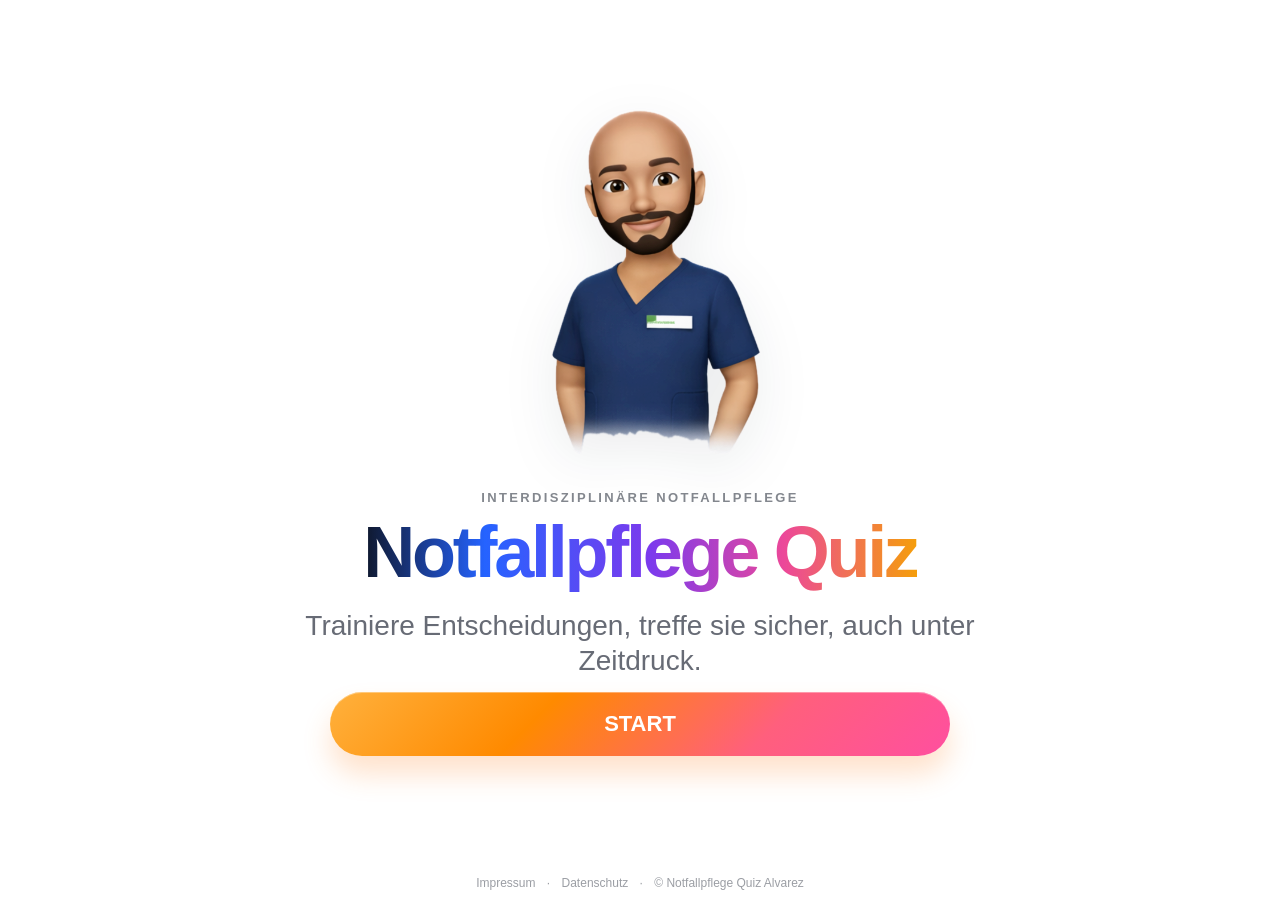
<file: index.html>
<!DOCTYPE html>
<html lang="de">
<head>
  <meta charset="UTF-8">
  <meta name="viewport" content="width=device-width, initial-scale=1, viewport-fit=cover">
  <title>Notfallpflege Quiz Alvarez</title>
  <link rel="stylesheet" href="start.css">
</head>
<body>
  <main class="start-shell">
    <section class="start-screen">
      <div class="avatar-stage" id="avatarStage">
        <img src="assets/start-avatar.png" alt="Avatar Notfallpflege" class="avatar">
      </div>
      <div class="copy">
        <p class="eyebrow">INTERDISZIPLINÄRE NOTFALLPFLEGE</p>
        <h1 class="title">Notfallpflege Quiz</h1>
        <p class="subtitle">Trainiere Entscheidungen, treffe sie sicher, auch unter Zeitdruck.</p>
      </div>
      <button class="start-button" id="startButton" type="button">START</button>
    </section>
  </main>
  
<footer class="site-footer">
  <a href="impressum.html">Impressum</a>
  <span class="separator">·</span>
  <a href="datenschutz.html">Datenschutz</a>
  <span class="separator">·</span>
  <span>© Notfallpflege Quiz Alvarez</span>
</footer>

  <script src="start.js"></script>
</body>
</html>
</file>
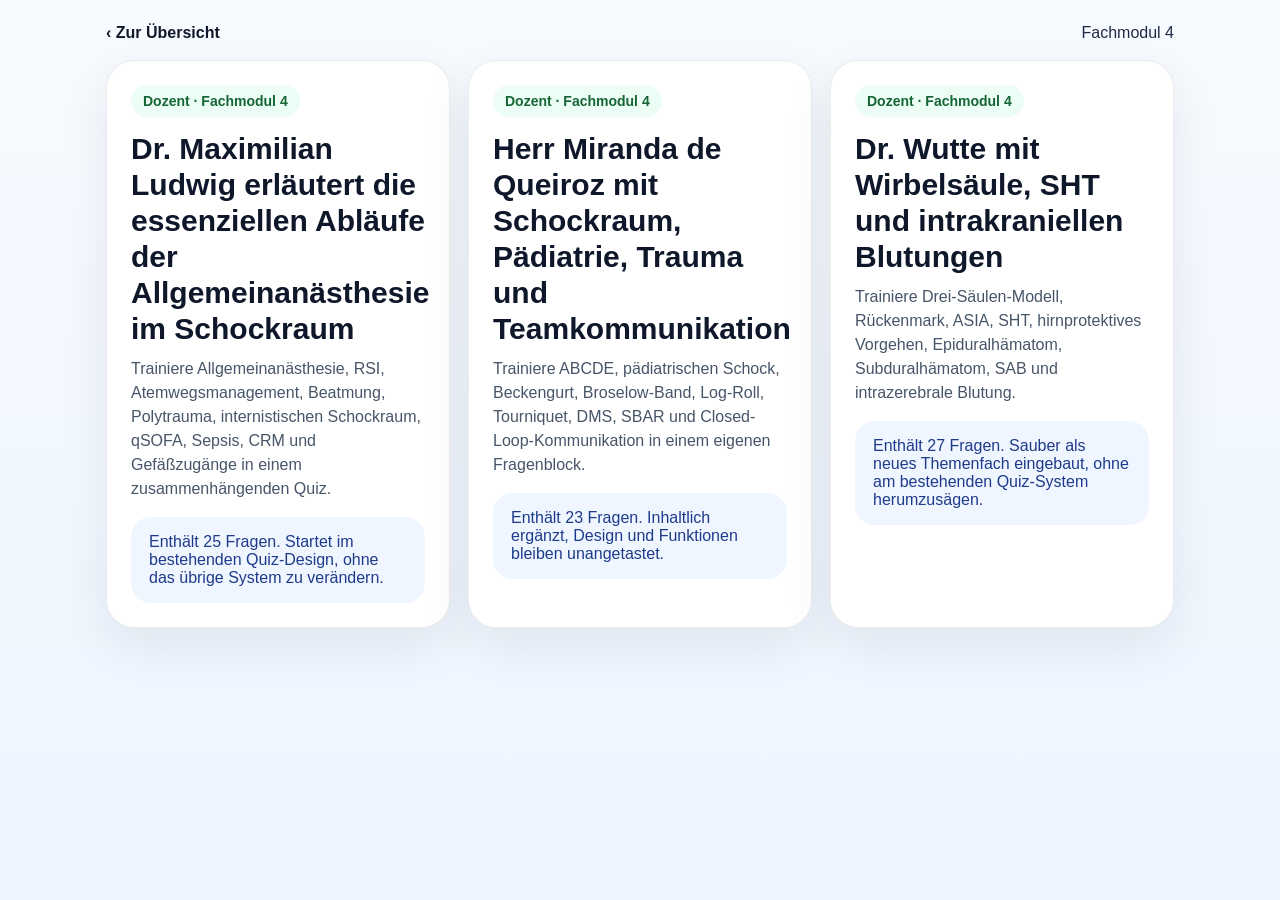
<file: fachmodul-4/index.html>
<!DOCTYPE html>
<html lang="de">
<head>
  <meta charset="UTF-8">
  <meta name="viewport" content="width=device-width, initial-scale=1, viewport-fit=cover">
  <title>Fachmodul 4</title>
  <link rel="stylesheet" href="../quiz.css">
  <style>
    body{background:linear-gradient(180deg,#f7fbff 0%,#eef5ff 100%)}
    .module-shell{max-width:1100px;margin:0 auto;padding:24px 16px 48px}
    .module-top{display:flex;justify-content:space-between;align-items:center;gap:16px;margin-bottom:18px}
    .module-grid{display:grid;grid-template-columns:repeat(auto-fit,minmax(280px,1fr));gap:18px}
    .module-card{display:block;text-decoration:none;background:#fff;border-radius:28px;padding:24px;border:1px solid rgba(15,23,42,.08);box-shadow:0 18px 50px rgba(15,23,42,.08);color:#0f172a}
    .module-card h2{margin:0 0 10px;font-size:clamp(22px,3vw,30px);line-height:1.2}
    .module-card p{margin:0;color:#475569;line-height:1.5}
    .module-badge{display:inline-flex;align-items:center;gap:8px;padding:8px 12px;border-radius:999px;background:#ecfdf5;color:#166534;font-weight:700;font-size:14px;margin-bottom:14px}
    .module-note{margin-top:16px;padding:16px 18px;border-radius:20px;background:#eff6ff;color:#1e3a8a}
    .module-back{display:inline-flex;align-items:center;gap:8px;text-decoration:none;color:#0f172a;font-weight:700}
  </style>
</head>
<body>
  <main class="module-shell">
    <div class="module-top">
      <a class="module-back" href="../quiz.html">‹ Zur Übersicht</a>
      <div class="mode-pill">Fachmodul 4</div>
    </div>

    <div class="module-grid">
      <a class="module-card" href="../play.html?category=fachmodul4-ludwig">
        <div class="module-badge">Dozent · Fachmodul 4</div>
        <h2>Dr. Maximilian Ludwig erläutert die essenziellen Abläufe der Allgemeinanästhesie im Schockraum</h2>
        <p>Trainiere Allgemeinanästhesie, RSI, Atemwegsmanagement, Beatmung, Polytrauma, internistischen Schockraum, qSOFA, Sepsis, CRM und Gefäßzugänge in einem zusammenhängenden Quiz.</p>
        <div class="module-note">Enthält 25 Fragen. Startet im bestehenden Quiz-Design, ohne das übrige System zu verändern.</div>
      </a>

      <a class="module-card" href="../play.html?category=fachmodul4-miranda">
        <div class="module-badge">Dozent · Fachmodul 4</div>
        <h2>Herr Miranda de Queiroz mit Schockraum, Pädiatrie, Trauma und Teamkommunikation</h2>
        <p>Trainiere ABCDE, pädiatrischen Schock, Beckengurt, Broselow-Band, Log-Roll, Tourniquet, DMS, SBAR und Closed-Loop-Kommunikation in einem eigenen Fragenblock.</p>
        <div class="module-note">Enthält 23 Fragen. Inhaltlich ergänzt, Design und Funktionen bleiben unangetastet.</div>
      </a>

      <a class="module-card" href="../play.html?category=fachmodul4-wutte">
        <div class="module-badge">Dozent · Fachmodul 4</div>
        <h2>Dr. Wutte mit Wirbelsäule, SHT und intrakraniellen Blutungen</h2>
        <p>Trainiere Drei-Säulen-Modell, Rückenmark, ASIA, SHT, hirnprotektives Vorgehen, Epiduralhämatom, Subduralhämatom, SAB und intrazerebrale Blutung.</p>
        <div class="module-note">Enthält 27 Fragen. Sauber als neues Themenfach eingebaut, ohne am bestehenden Quiz-System herumzusägen.</div>
      </a>
    </div>
  </main>
</body>
</html>
</file>
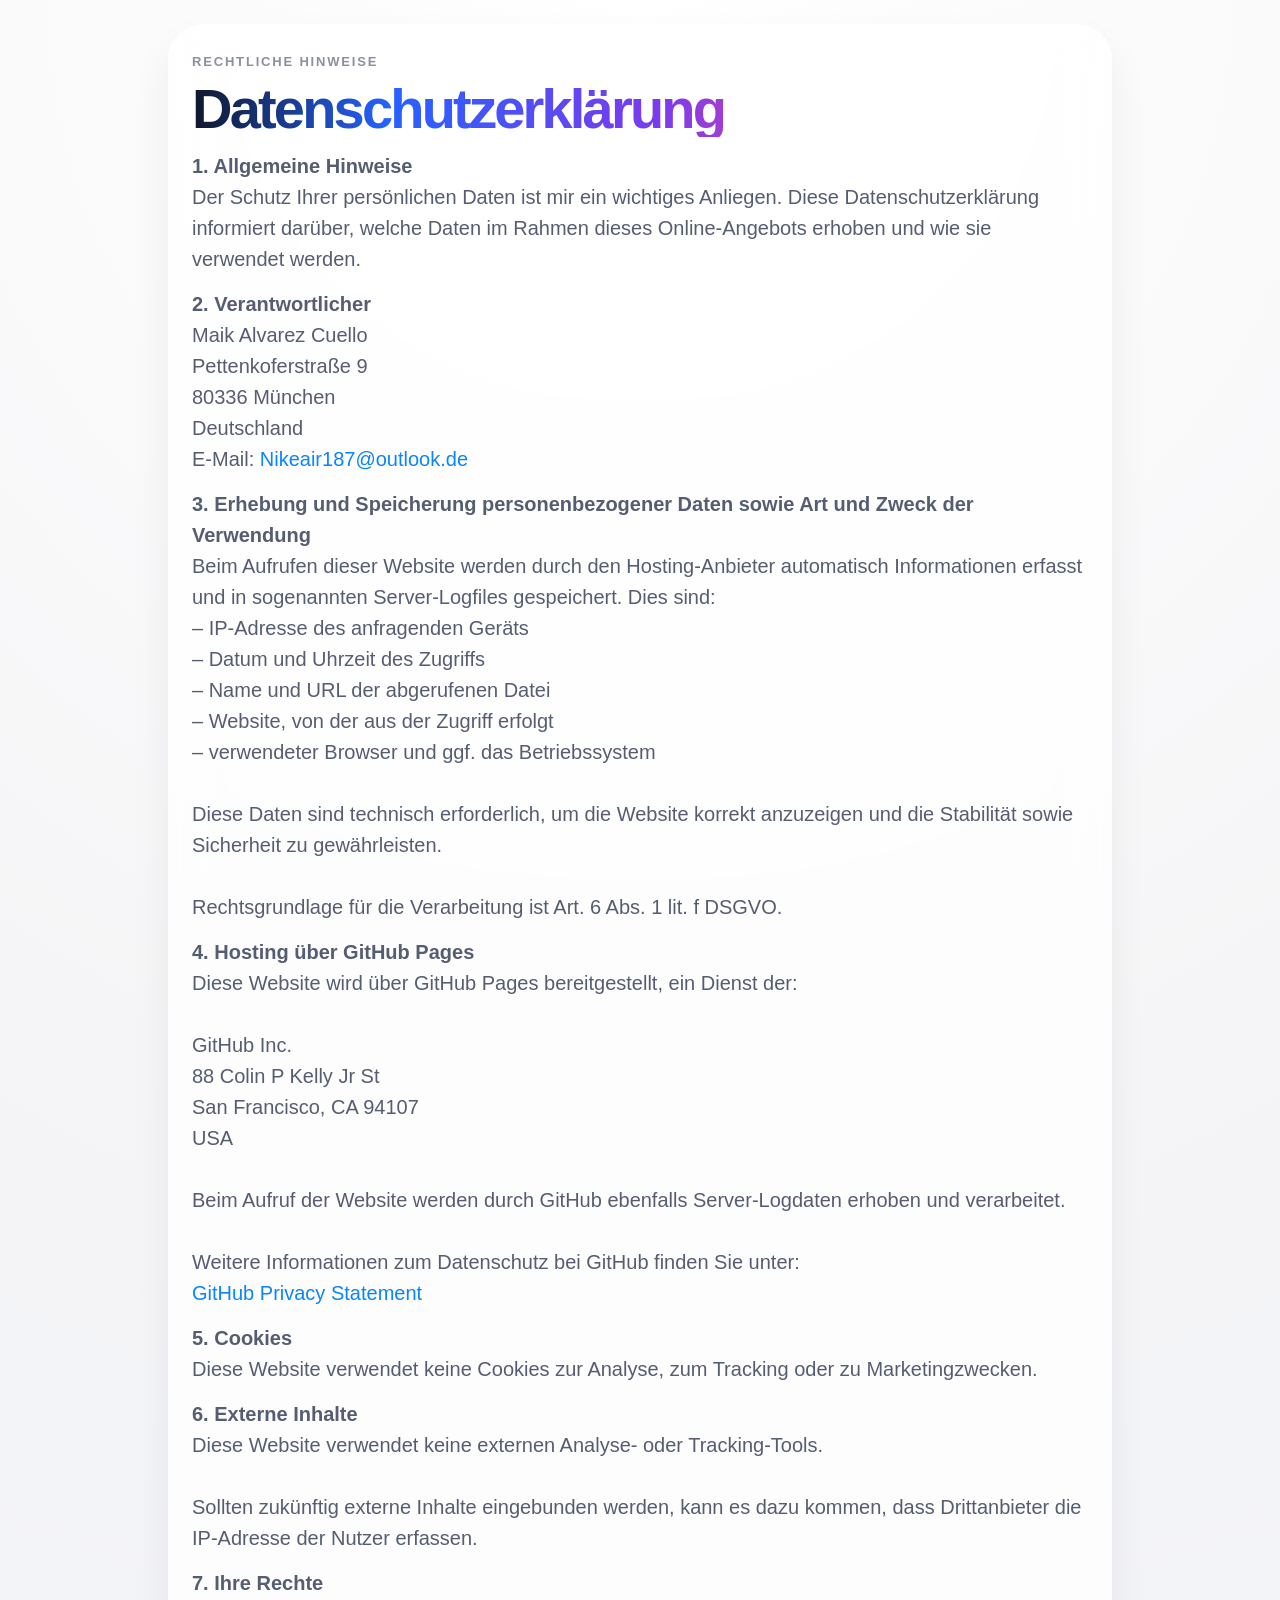
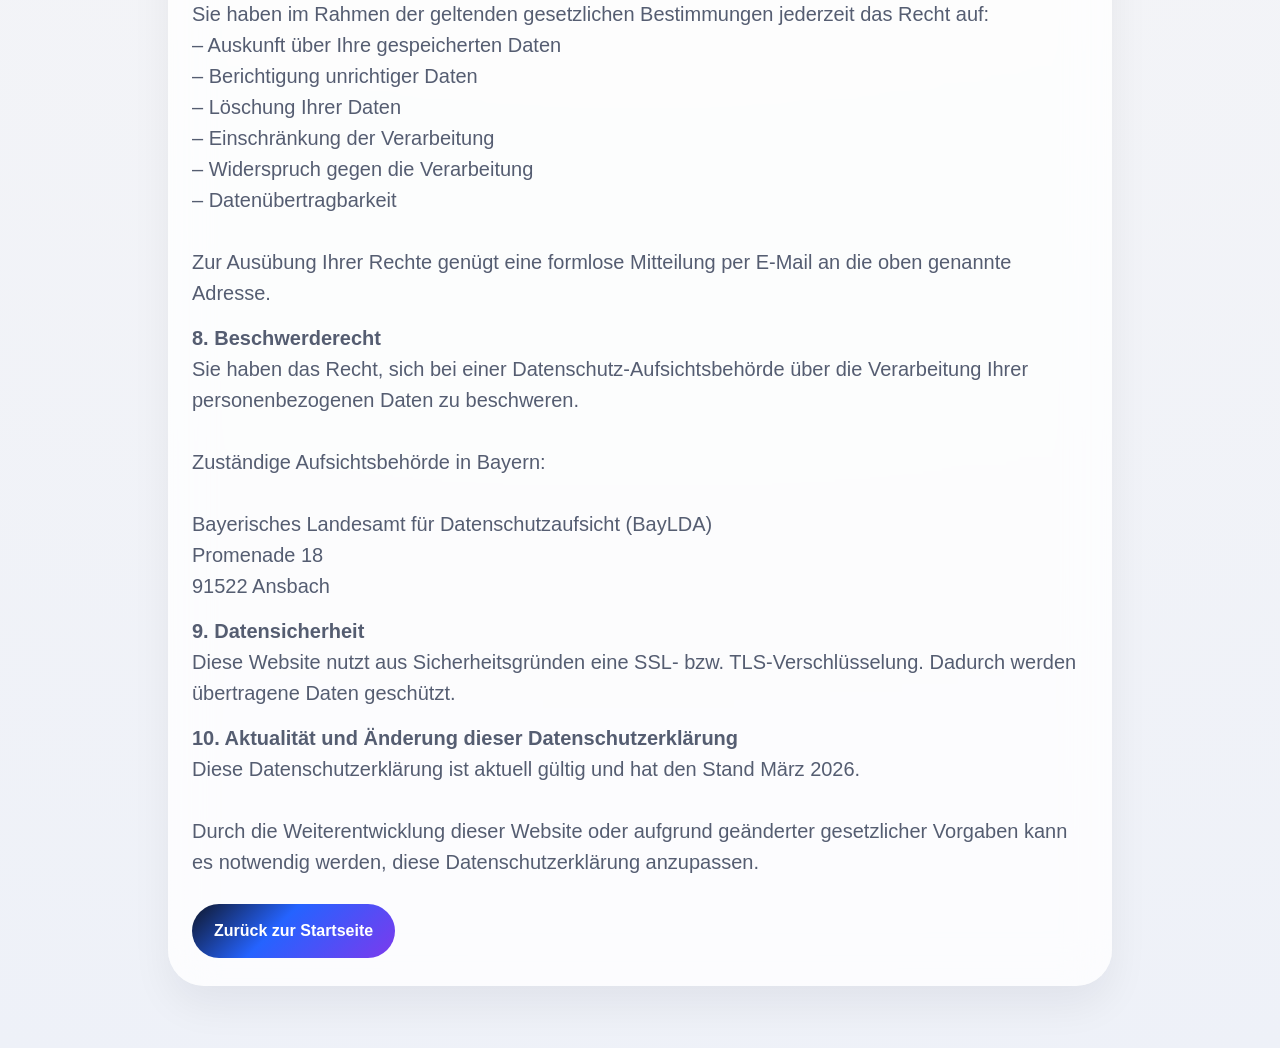
<file: datenschutz.html>
<!DOCTYPE html>
<html lang="de">
<head>
  <meta charset="UTF-8">
  <meta name="viewport" content="width=device-width, initial-scale=1, viewport-fit=cover">
  <title>Datenschutzerklärung</title>
  <link rel="stylesheet" href="impressum.css">
</head>
<body>
<main class="page-shell">
  <section class="card">
    <p class="eyebrow">RECHTLICHE HINWEISE</p>
    <h1>Datenschutzerklärung</h1>

    <p><strong>1. Allgemeine Hinweise</strong><br>
    Der Schutz Ihrer persönlichen Daten ist mir ein wichtiges Anliegen. Diese Datenschutzerklärung informiert darüber, welche Daten im Rahmen dieses Online-Angebots erhoben und wie sie verwendet werden.</p>

    <p><strong>2. Verantwortlicher</strong><br>
    Maik Alvarez Cuello<br>
    Pettenkoferstraße 9<br>
    80336 München<br>
    Deutschland<br>
    E-Mail: <a href="mailto:Nikeair187@outlook.de">Nikeair187@outlook.de</a></p>

    <p><strong>3. Erhebung und Speicherung personenbezogener Daten sowie Art und Zweck der Verwendung</strong><br>
    Beim Aufrufen dieser Website werden durch den Hosting-Anbieter automatisch Informationen erfasst und in sogenannten Server-Logfiles gespeichert. Dies sind:<br>
    – IP-Adresse des anfragenden Geräts<br>
    – Datum und Uhrzeit des Zugriffs<br>
    – Name und URL der abgerufenen Datei<br>
    – Website, von der aus der Zugriff erfolgt<br>
    – verwendeter Browser und ggf. das Betriebssystem<br><br>
    Diese Daten sind technisch erforderlich, um die Website korrekt anzuzeigen und die Stabilität sowie Sicherheit zu gewährleisten.<br><br>
    Rechtsgrundlage für die Verarbeitung ist Art. 6 Abs. 1 lit. f DSGVO.</p>

    <p><strong>4. Hosting über GitHub Pages</strong><br>
    Diese Website wird über GitHub Pages bereitgestellt, ein Dienst der:<br><br>
    GitHub Inc.<br>
    88 Colin P Kelly Jr St<br>
    San Francisco, CA 94107<br>
    USA<br><br>
    Beim Aufruf der Website werden durch GitHub ebenfalls Server-Logdaten erhoben und verarbeitet.<br><br>
    Weitere Informationen zum Datenschutz bei GitHub finden Sie unter:<br>
    <a href="https://docs.github.com/en/site-policy/privacy-policies/github-privacy-statement" target="_blank">GitHub Privacy Statement</a></p>

    <p><strong>5. Cookies</strong><br>
    Diese Website verwendet keine Cookies zur Analyse, zum Tracking oder zu Marketingzwecken.</p>

    <p><strong>6. Externe Inhalte</strong><br>
    Diese Website verwendet keine externen Analyse- oder Tracking-Tools.<br><br>
    Sollten zukünftig externe Inhalte eingebunden werden, kann es dazu kommen, dass Drittanbieter die IP-Adresse der Nutzer erfassen.</p>

    <p><strong>7. Ihre Rechte</strong><br>
    Sie haben im Rahmen der geltenden gesetzlichen Bestimmungen jederzeit das Recht auf:<br>
    – Auskunft über Ihre gespeicherten Daten<br>
    – Berichtigung unrichtiger Daten<br>
    – Löschung Ihrer Daten<br>
    – Einschränkung der Verarbeitung<br>
    – Widerspruch gegen die Verarbeitung<br>
    – Datenübertragbarkeit<br><br>
    Zur Ausübung Ihrer Rechte genügt eine formlose Mitteilung per E-Mail an die oben genannte Adresse.</p>

    <p><strong>8. Beschwerderecht</strong><br>
    Sie haben das Recht, sich bei einer Datenschutz-Aufsichtsbehörde über die Verarbeitung Ihrer personenbezogenen Daten zu beschweren.<br><br>
    Zuständige Aufsichtsbehörde in Bayern:<br><br>
    Bayerisches Landesamt für Datenschutzaufsicht (BayLDA)<br>
    Promenade 18<br>
    91522 Ansbach</p>

    <p><strong>9. Datensicherheit</strong><br>
    Diese Website nutzt aus Sicherheitsgründen eine SSL- bzw. TLS-Verschlüsselung. Dadurch werden übertragene Daten geschützt.</p>

    <p><strong>10. Aktualität und Änderung dieser Datenschutzerklärung</strong><br>
    Diese Datenschutzerklärung ist aktuell gültig und hat den Stand März 2026.<br><br>
    Durch die Weiterentwicklung dieser Website oder aufgrund geänderter gesetzlicher Vorgaben kann es notwendig werden, diese Datenschutzerklärung anzupassen.</p>

    <a class="back-button" href="index.html">Zurück zur Startseite</a>
  </section>
</main>
</body>
</html>
</file>
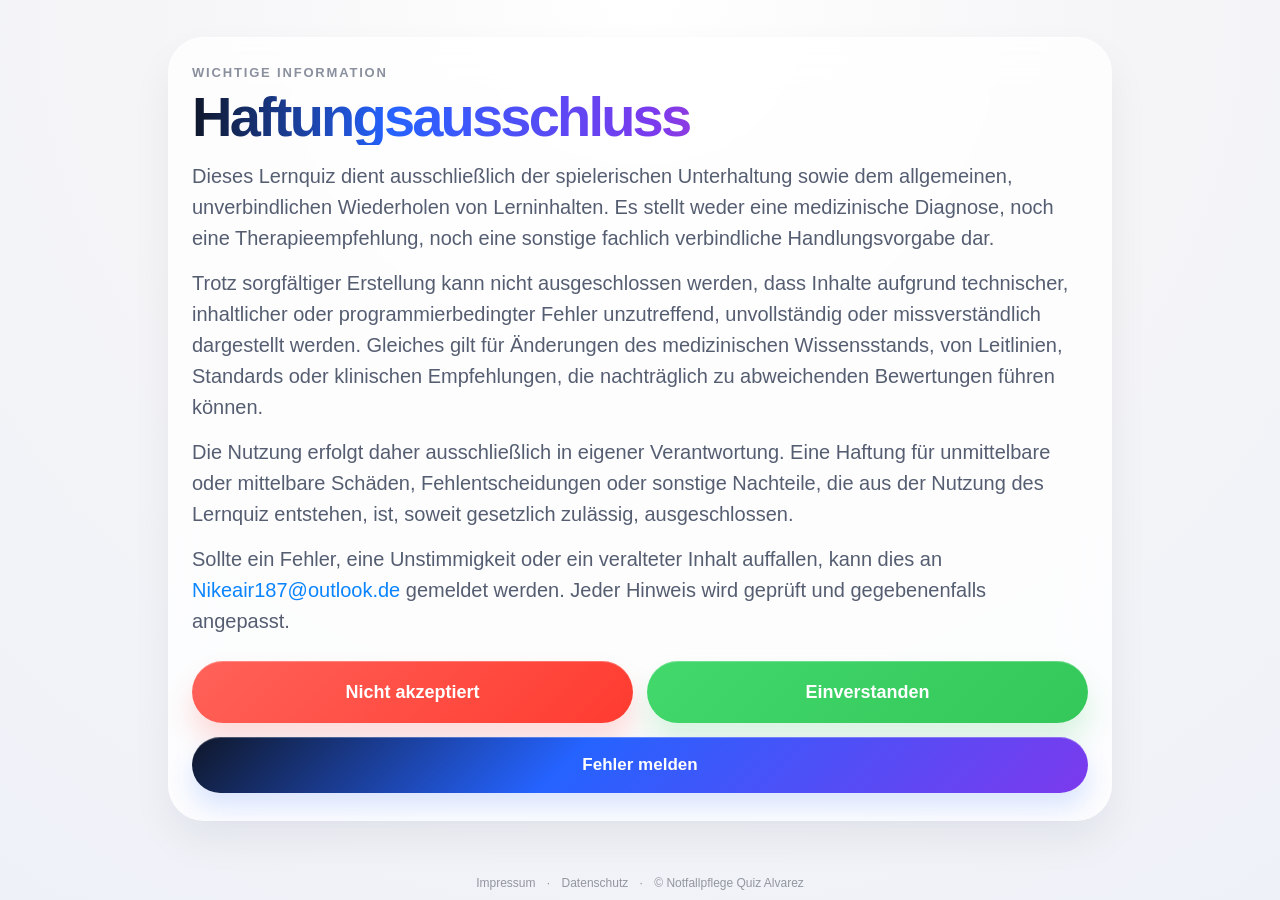
<file: disclaimer.html>
<!DOCTYPE html>
<html lang="de">
<head>
  <meta charset="UTF-8">
  <meta name="viewport" content="width=device-width, initial-scale=1, viewport-fit=cover">
  <title>Haftungsausschluss</title>
  <link rel="stylesheet" href="disclaimer.css">
</head>
<body>
  <main class="page-shell">
    <section class="disclaimer-card">
      <div class="text-side">
        <p class="eyebrow">WICHTIGE INFORMATION</p>
        <h1>Haftungsausschluss</h1>
        <div class="legal-copy">
          <p>Dieses Lernquiz dient ausschließlich der spielerischen Unterhaltung sowie dem allgemeinen, unverbindlichen Wiederholen von Lerninhalten. Es stellt weder eine medizinische Diagnose, noch eine Therapieempfehlung, noch eine sonstige fachlich verbindliche Handlungsvorgabe dar.</p>
          <p>Trotz sorgfältiger Erstellung kann nicht ausgeschlossen werden, dass Inhalte aufgrund technischer, inhaltlicher oder programmierbedingter Fehler unzutreffend, unvollständig oder missverständlich dargestellt werden. Gleiches gilt für Änderungen des medizinischen Wissensstands, von Leitlinien, Standards oder klinischen Empfehlungen, die nachträglich zu abweichenden Bewertungen führen können.</p>
          <p>Die Nutzung erfolgt daher ausschließlich in eigener Verantwortung. Eine Haftung für unmittelbare oder mittelbare Schäden, Fehlentscheidungen oder sonstige Nachteile, die aus der Nutzung des Lernquiz entstehen, ist, soweit gesetzlich zulässig, ausgeschlossen.</p>
          <p>Sollte ein Fehler, eine Unstimmigkeit oder ein veralteter Inhalt auffallen, kann dies an <a href="mailto:Nikeair187@outlook.de">Nikeair187@outlook.de</a> gemeldet werden. Jeder Hinweis wird geprüft und gegebenenfalls angepasst.</p>
        </div>
        <div class="action-row">
          <a href="index.html" class="action-button danger">Nicht akzeptiert</a>
          <a href="quiz.html" class="action-button success">Einverstanden</a>
        </div>
        <div class="report-row">
          <a href="report.html" class="report-button">Fehler melden</a>
        </div>
      </div>
    </section>
  </main>
  <footer class="site-footer">
    <a href="impressum.html">Impressum</a>
    <span class="separator">·</span>
    <a href="datenschutz.html">Datenschutz</a>
    <span class="separator">·</span>
    <span>© Notfallpflege Quiz Alvarez</span>
  </footer>
</body>
</html>
</file>
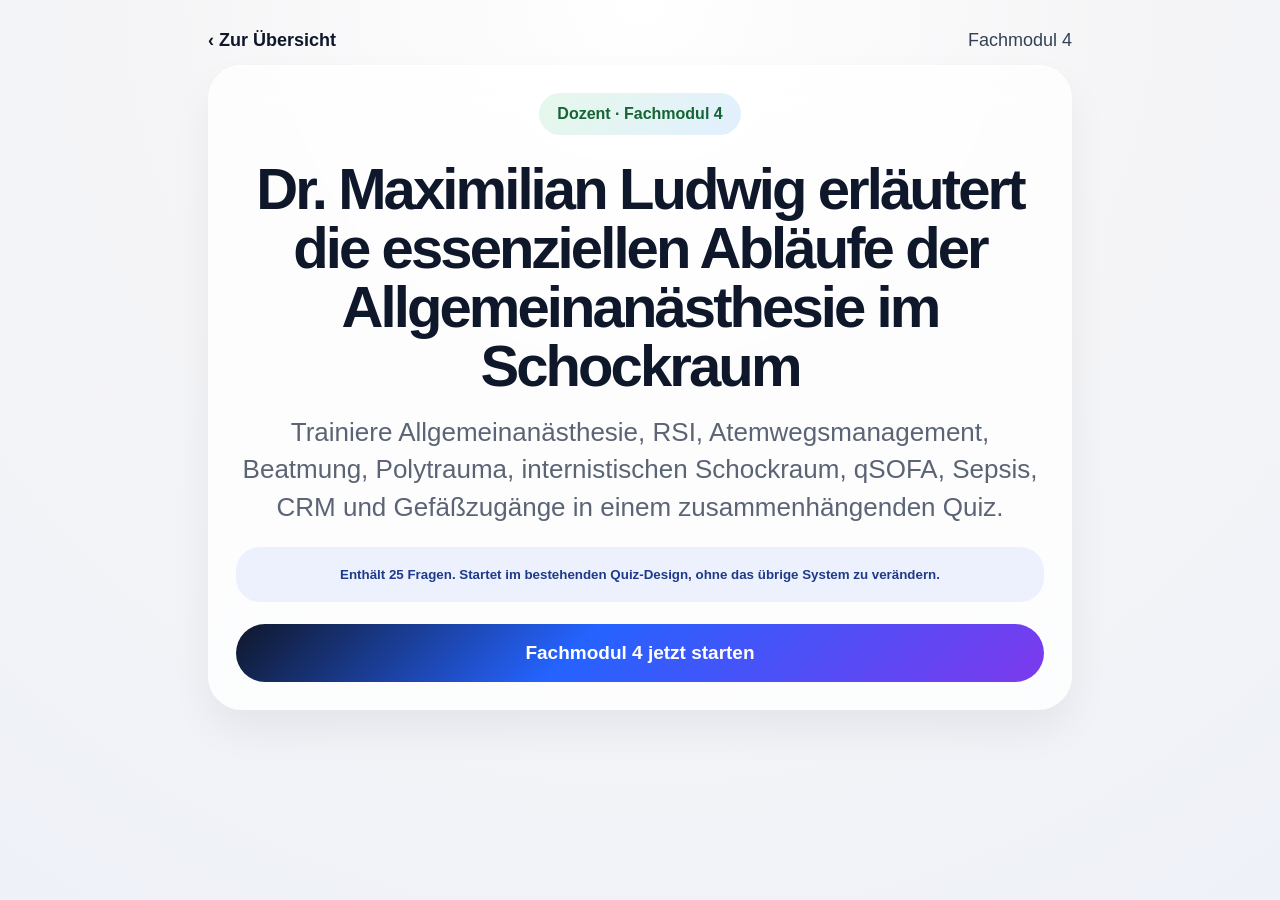
<file: fachmodul-4.html>
<!DOCTYPE html>
<html lang="de">
<head>
  <meta charset="UTF-8">
  <meta name="viewport" content="width=device-width, initial-scale=1, viewport-fit=cover">
  <title>Fachmodul 4</title>
  <link rel="stylesheet" href="fachmodul-4.css">
</head>
<body>
  <main class="page-shell">
    <div class="topbar">
      <a href="quiz.html">‹ Zur Übersicht</a>
      <div class="topbar-title">Fachmodul 4</div>
    </div>

    <button class="card" type="button" id="startModuleBtn">
      <span class="badge">Dozent · Fachmodul 4</span>
      <h1>Dr. Maximilian Ludwig erläutert die essenziellen Abläufe der Allgemeinanästhesie im Schockraum</h1>
      <p>Trainiere Allgemeinanästhesie, RSI, Atemwegsmanagement, Beatmung, Polytrauma, internistischen Schockraum, qSOFA, Sepsis, CRM und Gefäßzugänge in einem zusammenhängenden Quiz.</p>
      <div class="hint">Enthält 25 Fragen. Startet im bestehenden Quiz-Design, ohne das übrige System zu verändern.</div>
      <div class="cta">Fachmodul 4 jetzt starten</div>
    </button>
  </main>
  <script src="fachmodul-4.js"></script>
</body>
</html>
</file>
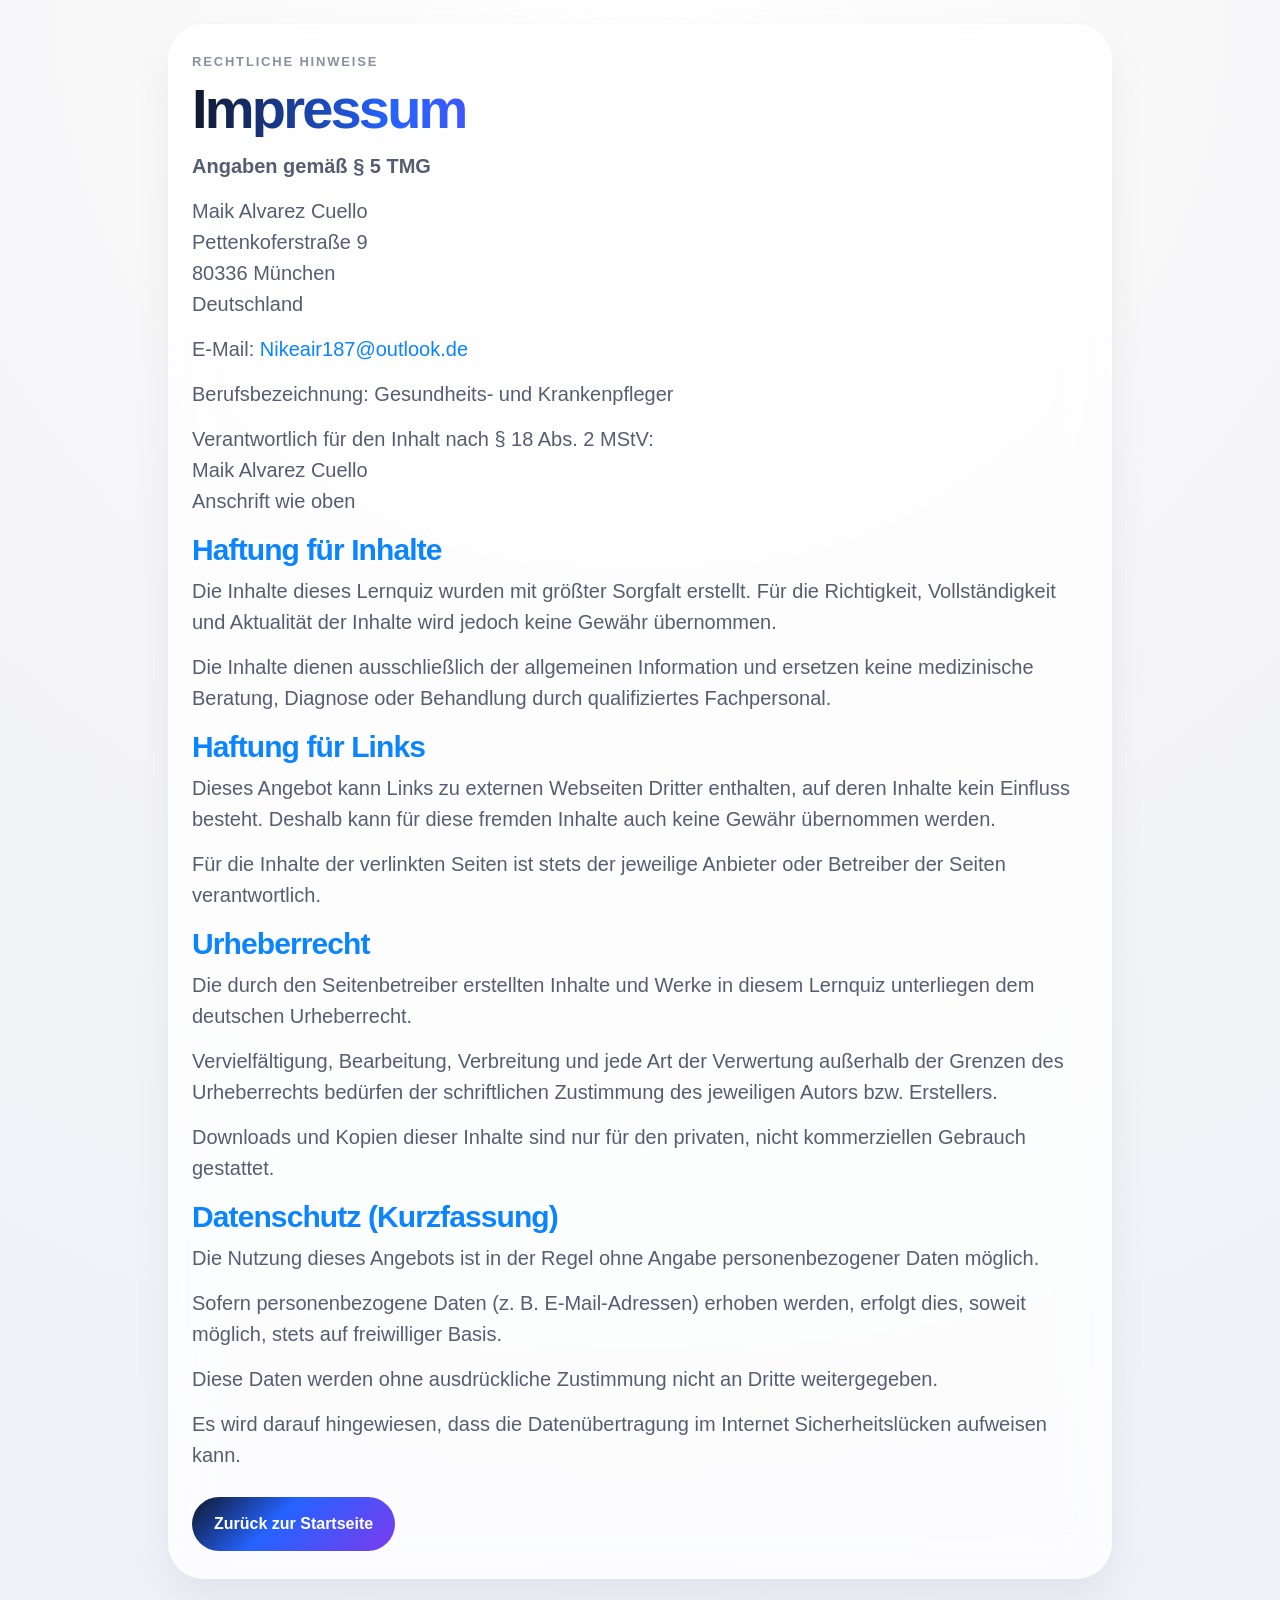
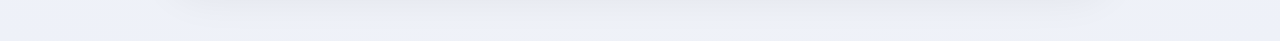
<file: impressum.html>
<!DOCTYPE html>
<html lang="de">
<head>
  <meta charset="UTF-8">
  <meta name="viewport" content="width=device-width, initial-scale=1, viewport-fit=cover">
  <title>Impressum</title>
  <link rel="stylesheet" href="impressum.css">
</head>
<body>
<main class="page-shell">
  <section class="card">
    <p class="eyebrow">RECHTLICHE HINWEISE</p>
    <h1>Impressum</h1>

    <p><strong>Angaben gemäß § 5 TMG</strong></p>

    <p>
      Maik Alvarez Cuello<br>
      Pettenkoferstraße 9<br>
      80336 München<br>
      Deutschland
    </p>

    <p>
      E-Mail: <a href="mailto:Nikeair187@outlook.de">Nikeair187@outlook.de</a>
    </p>

    <p>
      Berufsbezeichnung: Gesundheits- und Krankenpfleger
    </p>

    <p>
      Verantwortlich für den Inhalt nach § 18 Abs. 2 MStV:<br>
      Maik Alvarez Cuello<br>
      Anschrift wie oben
    </p>

    <h2>Haftung für Inhalte</h2>
    <p>
      Die Inhalte dieses Lernquiz wurden mit größter Sorgfalt erstellt. Für die Richtigkeit,
      Vollständigkeit und Aktualität der Inhalte wird jedoch keine Gewähr übernommen.
    </p>
    <p>
      Die Inhalte dienen ausschließlich der allgemeinen Information und ersetzen keine medizinische Beratung,
      Diagnose oder Behandlung durch qualifiziertes Fachpersonal.
    </p>

    <h2>Haftung für Links</h2>
    <p>
      Dieses Angebot kann Links zu externen Webseiten Dritter enthalten, auf deren Inhalte kein Einfluss besteht.
      Deshalb kann für diese fremden Inhalte auch keine Gewähr übernommen werden.
    </p>
    <p>
      Für die Inhalte der verlinkten Seiten ist stets der jeweilige Anbieter oder Betreiber der Seiten verantwortlich.
    </p>

    <h2>Urheberrecht</h2>
    <p>
      Die durch den Seitenbetreiber erstellten Inhalte und Werke in diesem Lernquiz unterliegen dem deutschen Urheberrecht.
    </p>
    <p>
      Vervielfältigung, Bearbeitung, Verbreitung und jede Art der Verwertung außerhalb der Grenzen des Urheberrechts
      bedürfen der schriftlichen Zustimmung des jeweiligen Autors bzw. Erstellers.
    </p>
    <p>
      Downloads und Kopien dieser Inhalte sind nur für den privaten, nicht kommerziellen Gebrauch gestattet.
    </p>

    <h2>Datenschutz (Kurzfassung)</h2>
    <p>
      Die Nutzung dieses Angebots ist in der Regel ohne Angabe personenbezogener Daten möglich.
    </p>
    <p>
      Sofern personenbezogene Daten (z. B. E-Mail-Adressen) erhoben werden, erfolgt dies,
      soweit möglich, stets auf freiwilliger Basis.
    </p>
    <p>
      Diese Daten werden ohne ausdrückliche Zustimmung nicht an Dritte weitergegeben.
    </p>
    <p>
      Es wird darauf hingewiesen, dass die Datenübertragung im Internet Sicherheitslücken aufweisen kann.
    </p>

    <a class="back-button" href="index.html">Zurück zur Startseite</a>
  </section>
</main>
</body>
</html>
</file>
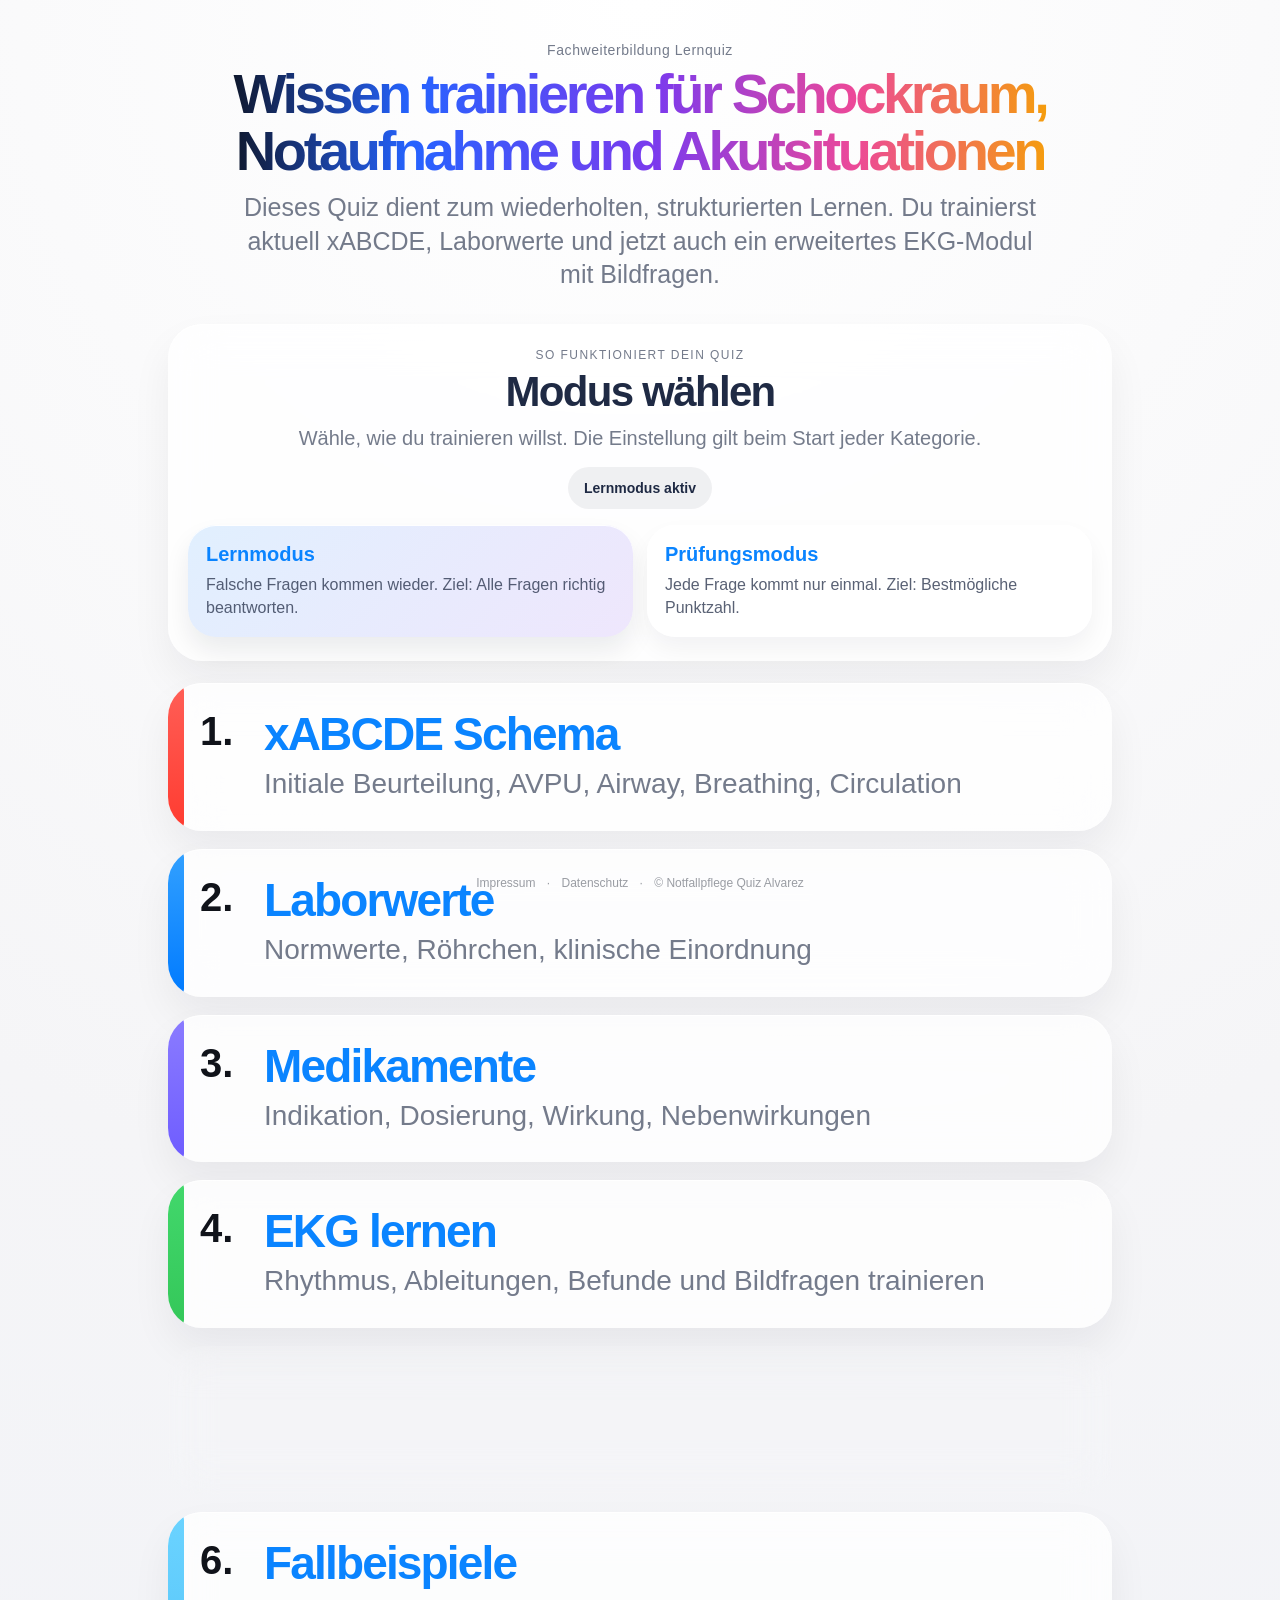
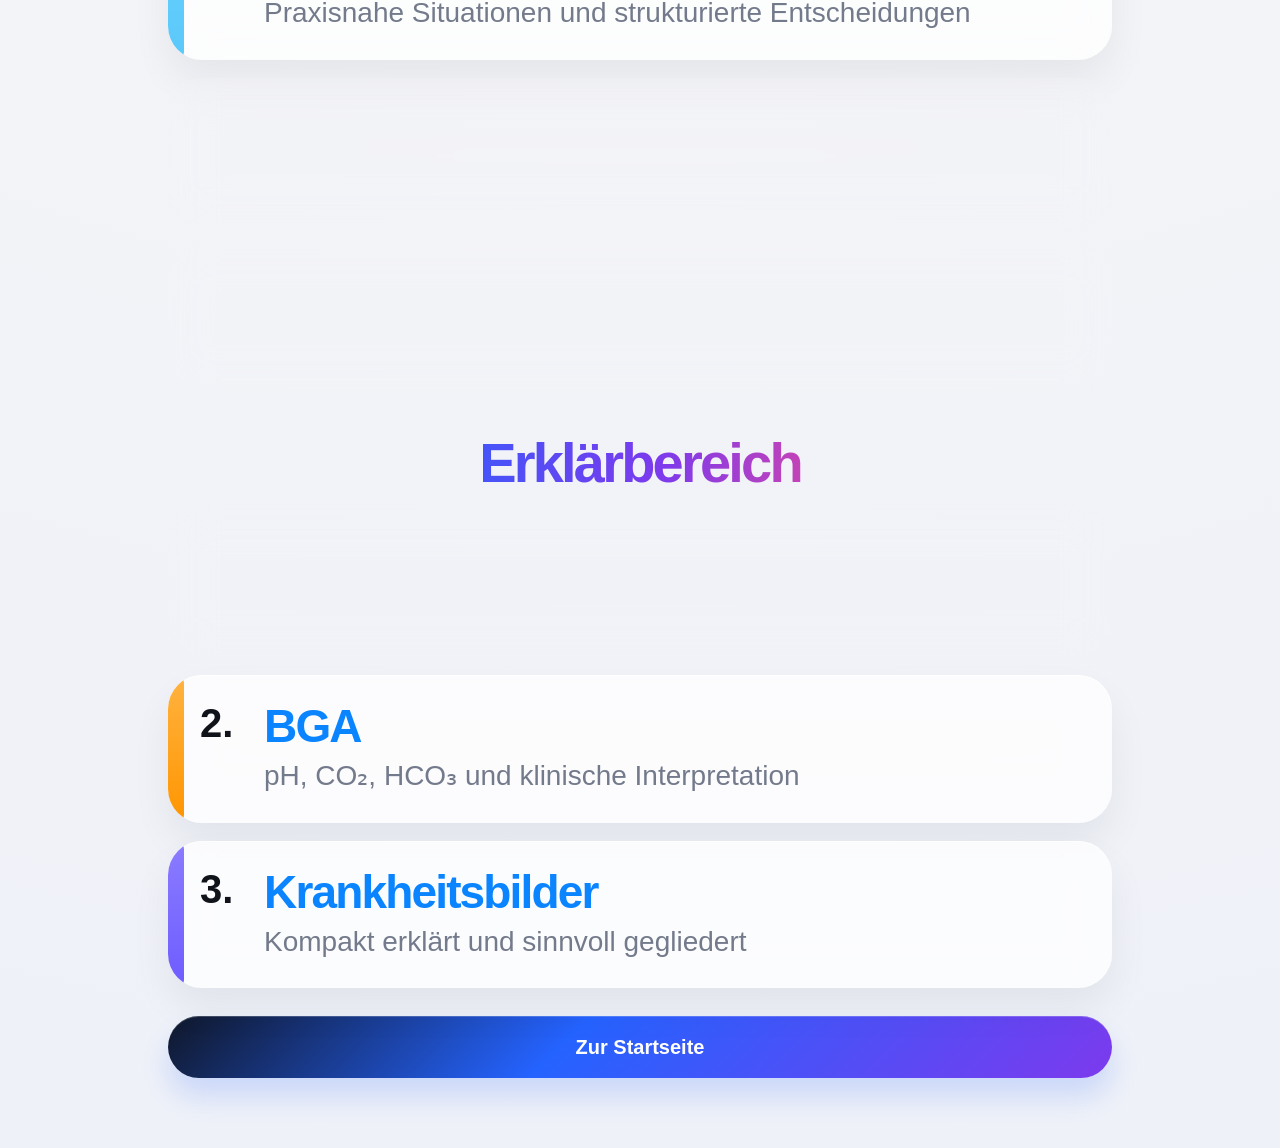
<file: quiz.html>
<!DOCTYPE html>
<html lang="de">
<head>
  <meta charset="UTF-8">
  <meta name="viewport" content="width=device-width, initial-scale=1, viewport-fit=cover">
  <title>Quiz Übersicht</title>
  <link rel="stylesheet" href="quiz.css">
</head>
<body>
  <main class="page-shell">
    <section class="hero">
      <p class="eyebrow">Fachweiterbildung Lernquiz</p>
      <h1>Wissen trainieren für Schockraum, Notaufnahme und Akutsituationen</h1>
      <p class="lead">Dieses Quiz dient zum wiederholten, strukturierten Lernen. Du trainierst aktuell xABCDE, Laborwerte und jetzt auch ein erweitertes EKG-Modul mit Bildfragen.</p>
    </section>

    <section class="mode-card">
      <p class="eyebrow small center">SO FUNKTIONIERT DEIN QUIZ</p>
      <h2 class="mode-title">Modus wählen</h2>
      <p class="mode-sub">Wähle, wie du trainieren willst. Die Einstellung gilt beim Start jeder Kategorie.</p>
      <div class="mode-badge" id="activeModeBadge">Lernmodus aktiv</div>
      <div class="mode-grid">
        <button class="mode-option active" data-mode="learn" type="button">
          <strong>Lernmodus</strong>
          <span>Falsche Fragen kommen wieder. Ziel: Alle Fragen richtig beantworten.</span>
        </button>
        <button class="mode-option" data-mode="exam" type="button">
          <strong>Prüfungsmodus</strong>
          <span>Jede Frage kommt nur einmal. Ziel: Bestmögliche Punktzahl.</span>
        </button>
      </div>
    </section>

    <section class="menu-section" id="categoryMenu"></section>

    <section class="explain-section">
      <p class="explain-title colorful">Erklärbereich</p>
      <div class="explain-list" id="explainMenu"></div>
    </section>

    <section class="bottom-nav">
      <a class="home-button" href="index.html">Zur Startseite</a>
    </section>
  </main>

  
<footer class="site-footer">
  <a href="impressum.html">Impressum</a>
  <span class="separator">·</span>
  <a href="datenschutz.html">Datenschutz</a>
  <span class="separator">·</span>
  <span>© Notfallpflege Quiz Alvarez</span>
</footer>


  <script src="categories-data.js"></script>
  <script src="quiz.js"></script>
</body>
</html>
</file>
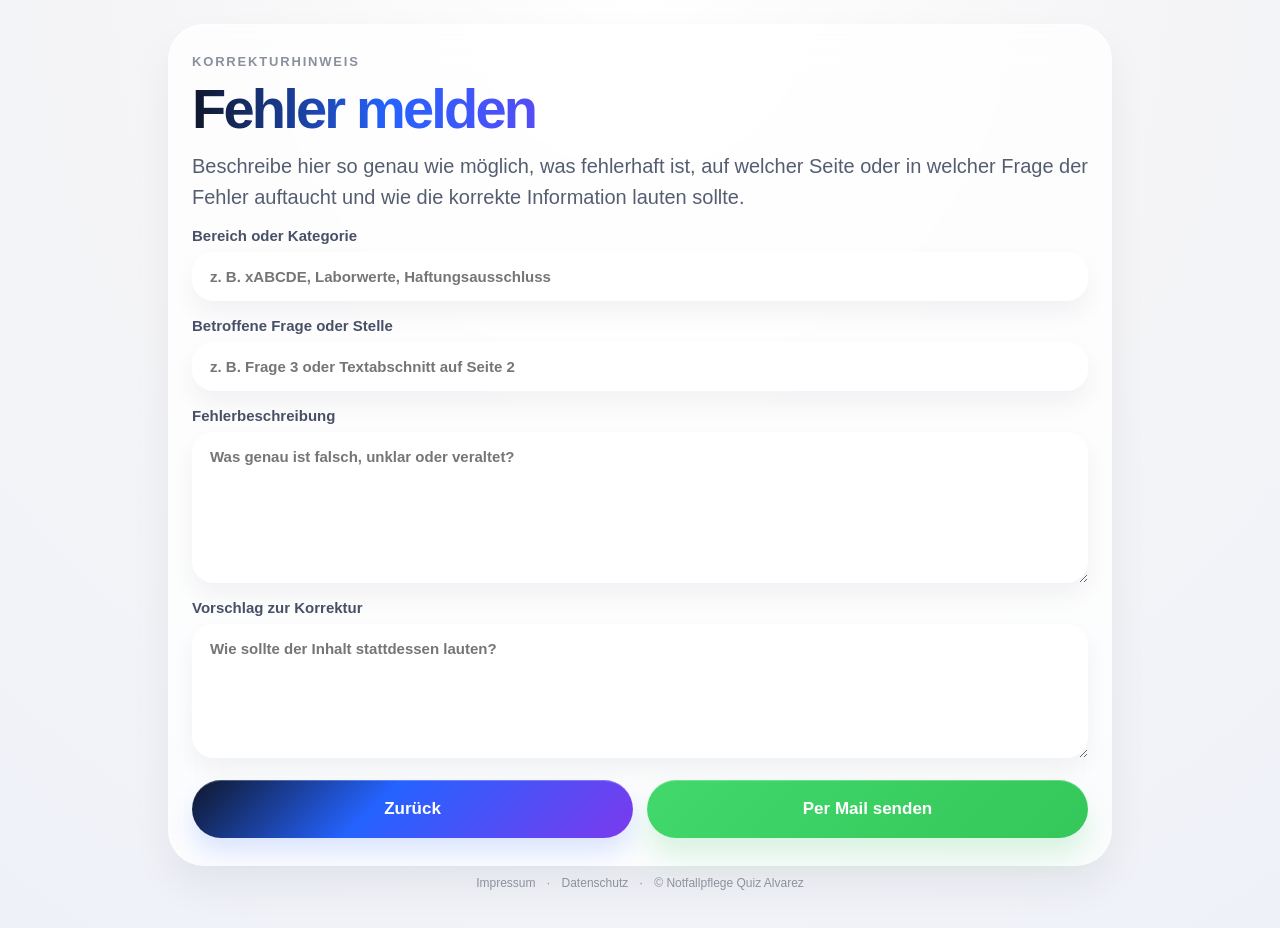
<file: report.html>
<!DOCTYPE html>
<html lang="de">
<head>
  <meta charset="UTF-8">
  <meta name="viewport" content="width=device-width, initial-scale=1, viewport-fit=cover">
  <title>Fehler melden</title>
  <link rel="stylesheet" href="report.css">
</head>
<body>
  <main class="page-shell">
    <section class="card">
      <p class="eyebrow">KORREKTURHINWEIS</p>
      <h1>Fehler melden</h1>
      <p>Beschreibe hier so genau wie möglich, was fehlerhaft ist, auf welcher Seite oder in welcher Frage der Fehler auftaucht und wie die korrekte Information lauten sollte.</p>
      <form class="report-form" action="mailto:Nikeair187@outlook.de" method="post" enctype="text/plain">
        <label>Bereich oder Kategorie<input type="text" name="Bereich" placeholder="z. B. xABCDE, Laborwerte, Haftungsausschluss"></label>
        <label>Betroffene Frage oder Stelle<input type="text" name="Frage oder Stelle" placeholder="z. B. Frage 3 oder Textabschnitt auf Seite 2"></label>
        <label>Fehlerbeschreibung<textarea name="Fehlerbeschreibung" rows="7" placeholder="Was genau ist falsch, unklar oder veraltet?"></textarea></label>
        <label>Vorschlag zur Korrektur<textarea name="Korrekturvorschlag" rows="6" placeholder="Wie sollte der Inhalt stattdessen lauten?"></textarea></label>
        <div class="button-row">
          <a href="disclaimer.html" class="secondary-button">Zurück</a>
          <button type="submit" class="primary-button">Per Mail senden</button>
        </div>
      </form>
    </section>
  </main>
  
<footer class="site-footer">
  <a href="impressum.html">Impressum</a>
  <span class="separator">·</span>
  <a href="datenschutz.html">Datenschutz</a>
  <span class="separator">·</span>
  <span>© Notfallpflege Quiz Alvarez</span>
</footer>

</body>
</html>
</file>
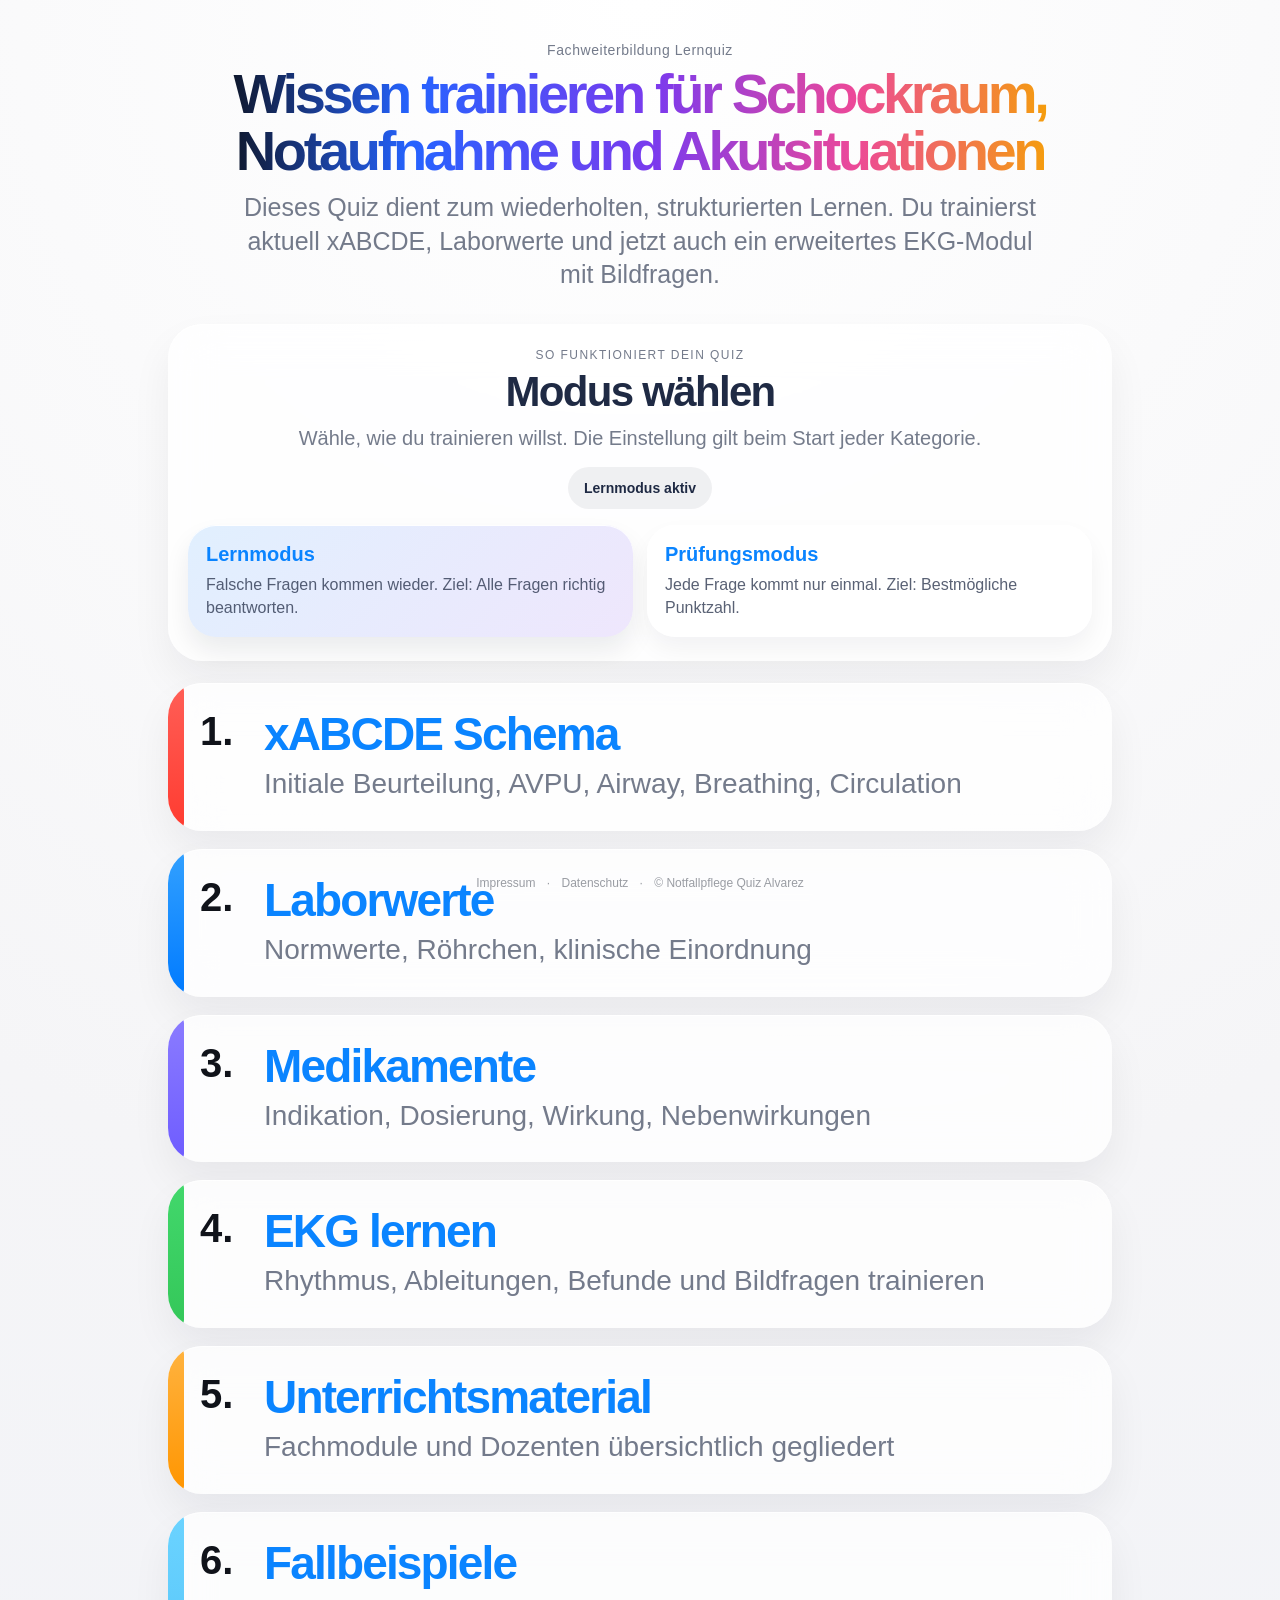
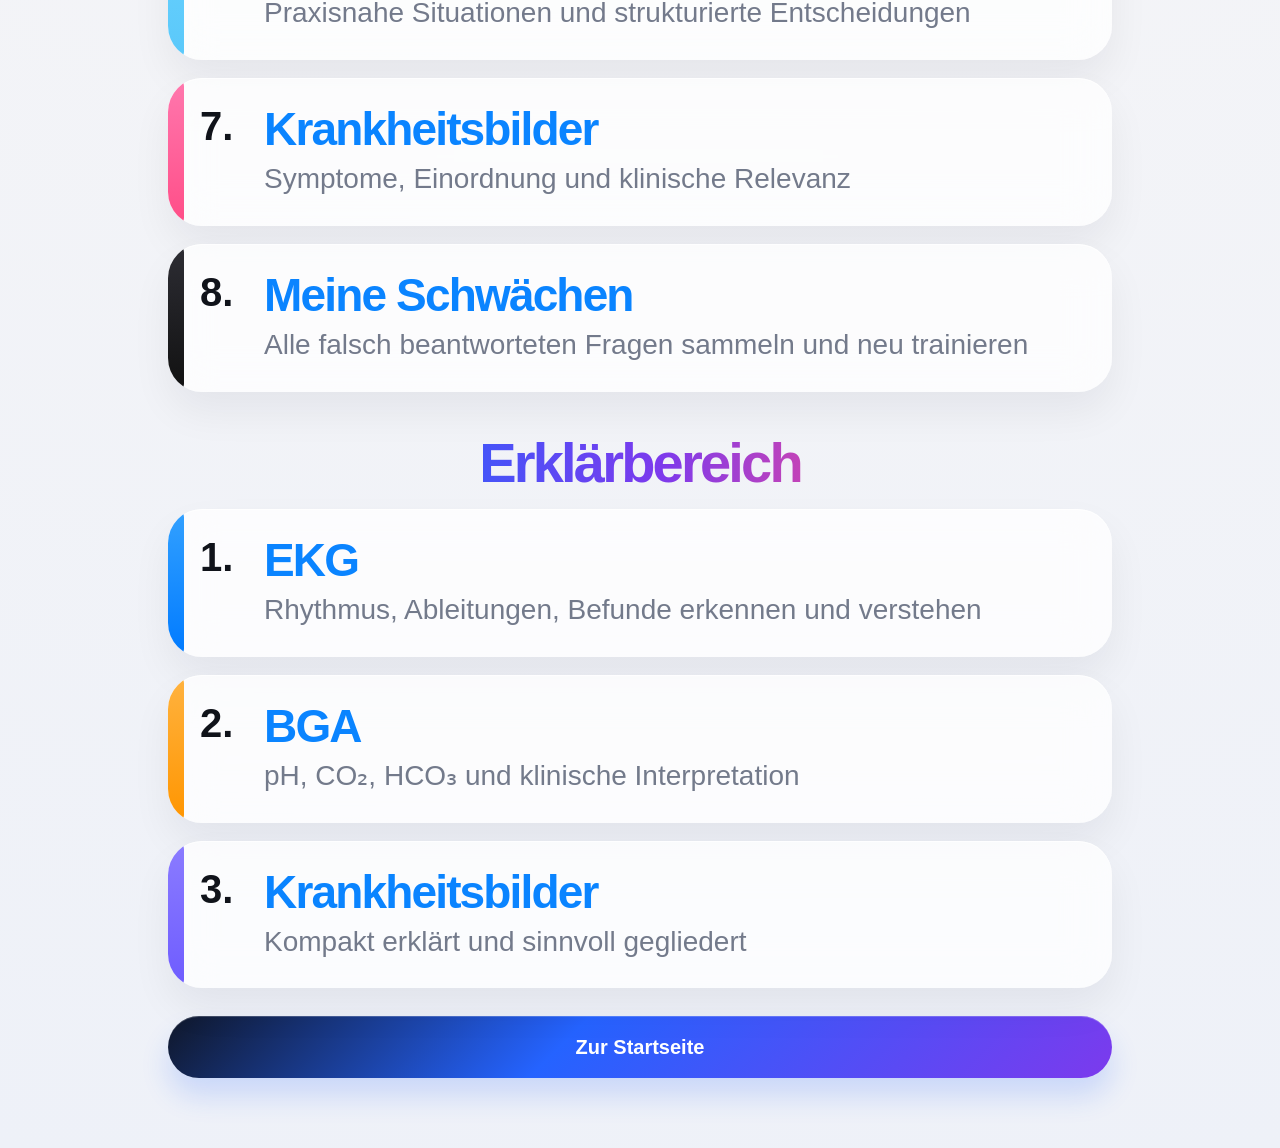
<file: result.html>
<!DOCTYPE html>
<html lang="de">
<head>
  <meta charset="UTF-8">
  <meta name="viewport" content="width=device-width, initial-scale=1, viewport-fit=cover">
  <title>Ergebnis</title>
  <link rel="stylesheet" href="result.css">
</head>
<body>
  <main class="page-shell">
    <section class="result-card">
      <p class="eyebrow">ABSCHLUSSÜBERSICHT</p>
      <h1 id="resultTitle">Ergebnis</h1>
      <p class="summary" id="resultSummary"></p>
      <div class="hero-metrics">
        <div class="metric large"><span>Punkte</span><strong id="scoreValue">0</strong></div>
        <div class="metric large"><span>Prozent</span><strong id="percentValue">0%</strong></div>
        <div class="metric large"><span>Highscore</span><strong id="highscoreValue">0</strong></div>
      </div>
      <div class="detail-grid">
        <div class="metric"><span>Gesamtfragen</span><strong id="totalValue">0</strong></div>
        <div class="metric"><span>Direkt richtig</span><strong id="directValue">0</strong></div>
        <div class="metric"><span>Später richtig</span><strong id="repeatValue">0</strong></div>
        <div class="metric"><span>Falsch</span><strong id="wrongValue">0</strong></div>
        <div class="metric"><span>Zeit abgelaufen</span><strong id="timeoutValue">0</strong></div>
        <div class="metric"><span>Joker benutzt</span><strong id="jokerValue">0</strong></div>
      </div>
      <div class="rating-box" id="ratingBox">Solide</div>
      <div class="button-row">
        <a href="quiz.html" class="secondary-button">Zur Übersicht</a>
        <a href="#" class="primary-button" id="replayButton">Nochmal spielen</a>
      </div>
    </section>
  </main>
  
<footer class="site-footer">
  <a href="impressum.html">Impressum</a>
  <span class="separator">·</span>
  <a href="datenschutz.html">Datenschutz</a>
  <span class="separator">·</span>
  <span>© Notfallpflege Quiz Alvarez</span>
</footer>

  <script src="result.js"></script>
</body>
</html>
</file>
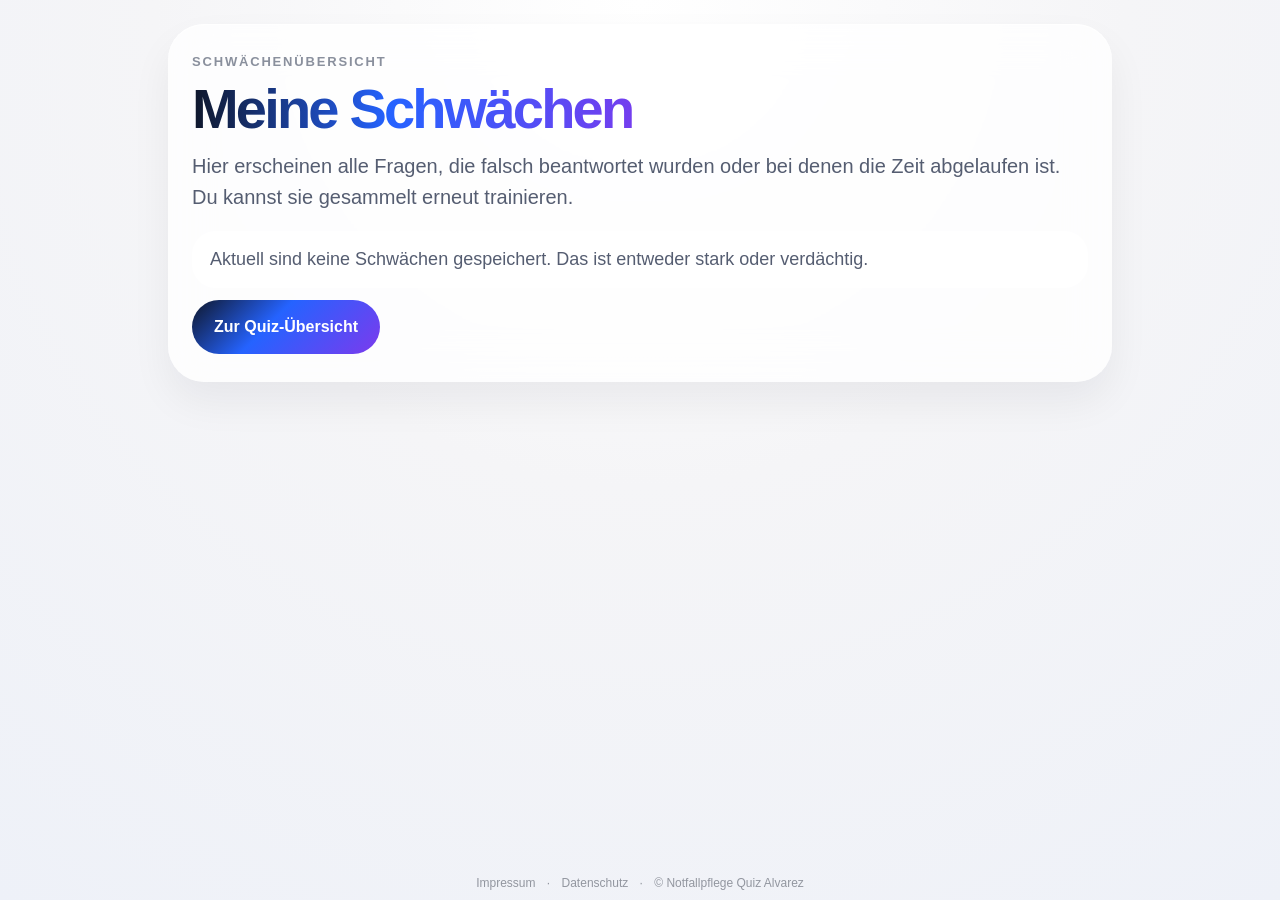
<file: weaknesses.html>
<!DOCTYPE html>
<html lang="de">
<head>
  <meta charset="UTF-8">
  <meta name="viewport" content="width=device-width, initial-scale=1, viewport-fit=cover">
  <title>Meine Schwächen</title>
  <link rel="stylesheet" href="weaknesses.css">
</head>
<body>
  <main class="page-shell">
    <section class="card">
      <p class="eyebrow">SCHWÄCHENÜBERSICHT</p>
      <h1>Meine Schwächen</h1>
      <p class="intro">Hier erscheinen alle Fragen, die falsch beantwortet wurden oder bei denen die Zeit abgelaufen ist. Du kannst sie gesammelt erneut trainieren.</p>
      <div id="weaknessOverview" class="weakness-grid"></div>
      <div id="emptyState" class="empty-state hidden">Aktuell sind keine Schwächen gespeichert. Das ist entweder stark oder verdächtig.</div>
      <a class="back-button" href="quiz.html">Zur Quiz-Übersicht</a>
    </section>
  </main>
  
<footer class="site-footer">
  <a href="impressum.html">Impressum</a>
  <span class="separator">·</span>
  <a href="datenschutz.html">Datenschutz</a>
  <span class="separator">·</span>
  <span>© Notfallpflege Quiz Alvarez</span>
</footer>

  <script src="question-bank.js"></script>
  <script src="weaknesses.js"></script>
</body>
</html>
</file>
<file: start.css>
*{box-sizing:border-box}
html,body{margin:0;height:100%;overflow:hidden}
body{
  font-family:-apple-system,BlinkMacSystemFont,"SF Pro Display","Segoe UI",sans-serif;
  background:#fff;color:#111827;-webkit-font-smoothing:antialiased;text-rendering:optimizeLegibility
}
.start-shell{
  min-height:100dvh;padding:max(12px,env(safe-area-inset-top)) max(18px,env(safe-area-inset-right)) max(62px,env(safe-area-inset-bottom)) max(18px,env(safe-area-inset-left));
  display:grid;place-items:center
}
.start-screen{
  width:min(100%,720px);display:flex;flex-direction:column;align-items:center;justify-content:center;text-align:center;gap:14px
}
.avatar-stage{transition:transform .2s ease}
.avatar{width:clamp(260px,58vw,420px);max-height:42dvh;object-fit:contain;filter:drop-shadow(0 16px 26px rgba(15,23,42,.08))}
.copy{display:flex;flex-direction:column;gap:10px;align-items:center}
.eyebrow{margin:0;font-size:13px;letter-spacing:.18em;font-weight:700;color:rgba(17,24,39,.52)}
.title{
  margin:0;padding-bottom:.12em;line-height:1.04;font-size:clamp(40px,10vw,72px);font-weight:800;letter-spacing:-.045em;
  background:linear-gradient(90deg,#0f172a 0%,#2563ff 22%,#7c3aed 52%,#ec4899 76%,#f59e0b 100%);
  -webkit-background-clip:text;background-clip:text;color:transparent
}
.subtitle{margin:0;width:min(92vw,760px);font-size:clamp(18px,4.5vw,28px);line-height:1.25;color:rgba(17,24,39,.64)}
.start-button{
  width:min(100%,620px);min-height:64px;border:none;border-radius:999px;font-size:22px;font-weight:800;color:#fff;
  background:linear-gradient(135deg,#ffb13d 0%,#ff8a00 34%,#ff5f7d 70%,#ff4f9f 100%);
  box-shadow:0 18px 28px rgba(255,132,40,.24), inset 0 1px 0 rgba(255,255,255,.35);cursor:pointer
}
.site-footer{position:fixed;left:0;right:0;bottom:max(10px,env(safe-area-inset-bottom));text-align:center;font-size:12px;color:rgba(17,24,39,.42)}
.site-footer a{color:inherit;text-decoration:none}
.separator{padding:0 8px}
</file>
<file: quiz.css>
*{box-sizing:border-box}
:root{--surface:rgba(255,255,255,.76);--text:#1f2a44;--muted:rgba(31,42,68,.62);--blue:#0a84ff}
html,body{margin:0;min-height:100%}
body{
  font-family:-apple-system,BlinkMacSystemFont,"SF Pro Display","Segoe UI",sans-serif;
  background:radial-gradient(circle at top, rgba(255,255,255,.98), rgba(245,245,247,1) 44%, rgba(238,241,248,1) 100%);
  color:var(--text);-webkit-font-smoothing:antialiased;text-rendering:optimizeLegibility
}
.page-shell{width:min(100%,980px);margin:0 auto;padding:max(24px,env(safe-area-inset-top)) max(18px,env(safe-area-inset-right)) max(62px,env(safe-area-inset-bottom)) max(18px,env(safe-area-inset-left))}
.hero{text-align:center;padding:18px 8px 14px}
.eyebrow{margin:0 0 8px;font-size:14px;letter-spacing:.04em;color:var(--muted)}
.eyebrow.small{font-size:12px;letter-spacing:.12em}
.eyebrow.center{text-align:center}
.colorful{background:linear-gradient(90deg,#0f172a 0%,#2563ff 22%,#7c3aed 52%,#ec4899 76%,#f59e0b 100%);-webkit-background-clip:text;background-clip:text;color:transparent;font-weight:800;letter-spacing:.02em}
.hero h1{margin:0 auto 12px;max-width:820px;font-size:clamp(31px,5.7vw,56px);line-height:1.01;letter-spacing:-.06em;font-weight:800;background:linear-gradient(90deg,#0f172a 0%,#2563ff 22%,#7c3aed 52%,#ec4899 76%,#f59e0b 100%);-webkit-background-clip:text;background-clip:text;color:transparent}
.lead{margin:0 auto;max-width:820px;font-size:clamp(18px,3vw,25px);line-height:1.34;color:var(--muted)}
.mode-card,.menu-card{border-radius:34px;background:var(--surface);backdrop-filter:blur(22px);-webkit-backdrop-filter:blur(22px);box-shadow:0 20px 40px rgba(15,23,42,.06), inset 0 1px 0 rgba(255,255,255,.75)}
.mode-card{padding:24px 20px;margin-top:18px;text-align:center}
.mode-title{margin:0;font-size:clamp(30px,4.4vw,42px);line-height:1.06;letter-spacing:-.04em}
.mode-sub{margin:10px auto 0;max-width:720px;font-size:clamp(16px,2.3vw,20px);line-height:1.45;color:var(--muted)}
.mode-badge{margin:14px auto 0;min-height:42px;padding:0 16px;border-radius:999px;display:inline-flex;align-items:center;justify-content:center;background:rgba(15,23,42,.06);color:#1f2a44;font-size:14px;font-weight:800}
.mode-grid{display:grid;grid-template-columns:1fr 1fr;gap:14px;margin-top:16px}
.mode-option{border:none;border-radius:28px;padding:18px 18px;text-align:left;cursor:pointer;background:rgba(255,255,255,.9);box-shadow:0 12px 24px rgba(15,23,42,.05), inset 0 1px 0 rgba(255,255,255,.85);display:grid;gap:8px}
.mode-option strong{font-size:20px;color:#0a84ff}
.mode-option span{font-size:16px;line-height:1.4;color:rgba(31,42,68,.74)}
.mode-option.active{background:linear-gradient(135deg, rgba(10,132,255,.12) 0%, rgba(124,58,237,.12) 100%);box-shadow:0 14px 26px rgba(15,23,42,.08), inset 0 1px 0 rgba(255,255,255,.95)}
.menu-section,.explain-list{display:grid;gap:18px}
.menu-section{margin-top:22px}
.menu-card{width:100%;display:grid;grid-template-columns:64px 1fr;gap:18px;align-items:flex-start;padding:24px 24px 24px 0;position:relative;overflow:hidden;text-align:left}
.link-card,.menu-link-button{text-decoration:none;color:inherit}
.menu-link-button{cursor:pointer;border:none}
.menu-card::before{content:"";position:absolute;left:0;top:0;bottom:0;width:16px;border-radius:34px}
.accent-red::before{background:linear-gradient(180deg,#ff5f57,#ff3b30)}
.accent-blue::before{background:linear-gradient(180deg,#33a1ff,#007aff)}
.accent-violet::before{background:linear-gradient(180deg,#8b7cff,#6e5cff)}
.accent-green::before{background:linear-gradient(180deg,#42d86c,#34c759)}
.accent-orange::before{background:linear-gradient(180deg,#ffb340,#ff9500)}
.accent-cyan::before{background:linear-gradient(180deg,#6bd3ff,#5ac8fa)}
.accent-ink::before{background:linear-gradient(180deg,#2d2d34,#111111)}
.accent-pink::before{background:linear-gradient(180deg,#ff78ae,#ff4d87)}
.number{padding-left:28px;font-size:clamp(26px,4.5vw,40px);line-height:1;font-weight:800;color:#10131a}
.menu-card h2{margin:0 0 8px;font-size:clamp(28px,4.8vw,46px);line-height:1.02;letter-spacing:-.04em;font-weight:800;color:var(--blue)}
.menu-card p{margin:0;font-size:clamp(18px,3.2vw,28px);line-height:1.32;color:var(--muted)}
.subsection{padding:10px 10px 2px 10px}
.hidden{display:none}
.sub-header{margin:0 0 12px 8px;font-size:14px;font-weight:700;letter-spacing:.08em;color:var(--muted);text-transform:uppercase}
.module-grid{display:grid;grid-template-columns:repeat(2,minmax(0,1fr));gap:12px}
.module-pill{min-height:56px;border-radius:20px;border:1px solid rgba(15,23,42,.08);background:rgba(255,255,255,.86);color:var(--text);font-size:16px;font-weight:700;box-shadow:0 8px 20px rgba(15,23,42,.05)}
.explain-section{margin-top:34px;padding-top:8px}
.explain-title{margin:0 0 18px;text-align:center;font-size:clamp(34px,5vw,56px);line-height:1.02;letter-spacing:-.05em}
.bottom-nav{margin-top:28px;padding-bottom:8px}
.home-button{display:block;width:100%;text-align:center;text-decoration:none;border-radius:999px;min-height:62px;line-height:62px;font-size:20px;font-weight:800;color:#fff;background:linear-gradient(135deg,#0f172a 0%,#2563ff 42%,#7c3aed 100%);box-shadow:0 18px 28px rgba(37,99,255,.18), inset 0 1px 0 rgba(255,255,255,.2)}
.site-footer{position:fixed;left:0;right:0;bottom:max(10px,env(safe-area-inset-bottom));text-align:center;font-size:12px;color:rgba(17,24,39,.42)}
.site-footer a{color:inherit;text-decoration:none}
.separator{padding:0 8px}
@media (min-width:768px){.menu-card{padding:28px 28px 28px 0;grid-template-columns:78px 1fr}.number{padding-left:32px}.module-grid{grid-template-columns:repeat(3,minmax(0,1fr))}}
@media (max-width:760px){.mode-grid{grid-template-columns:1fr}}

.module-link{display:flex;align-items:center;justify-content:center;text-decoration:none}
</file>
<file: impressum.css>
*{box-sizing:border-box}
html,body{margin:0;min-height:100%}
body{font-family:-apple-system,BlinkMacSystemFont,"SF Pro Display","Segoe UI",sans-serif;background:radial-gradient(circle at top, rgba(255,255,255,.98), rgba(245,245,247,1) 44%, rgba(238,241,248,1) 100%);color:#1f2a44;-webkit-font-smoothing:antialiased;text-rendering:optimizeLegibility}
.page-shell{width:min(100%,980px);margin:0 auto;padding:max(24px,env(safe-area-inset-top)) 18px max(62px,env(safe-area-inset-bottom))}
.card{border-radius:36px;background:rgba(255,255,255,.78);backdrop-filter:blur(22px);-webkit-backdrop-filter:blur(22px);box-shadow:0 20px 40px rgba(15,23,42,.06), inset 0 1px 0 rgba(255,255,255,.75);padding:28px 24px}
.eyebrow{margin:0 0 8px;font-size:13px;font-weight:800;letter-spacing:.14em;color:rgba(31,42,68,.52)}
h1{margin:0 0 14px;font-size:clamp(34px,5vw,56px);line-height:1.02;letter-spacing:-.05em;font-weight:800;background:linear-gradient(90deg,#0f172a 0%,#2563ff 22%,#7c3aed 52%,#ec4899 76%,#f59e0b 100%);-webkit-background-clip:text;background-clip:text;color:transparent}
h2{margin:16px 0 10px;font-size:clamp(22px,3vw,30px);line-height:1.1;letter-spacing:-.03em;color:#0a84ff}
p{margin:0 0 14px;font-size:clamp(16px,2.1vw,20px);line-height:1.55;color:rgba(31,42,68,.76)}
a{color:#0a84ff;text-decoration:none}
.back-button{margin-top:12px;display:inline-flex;align-items:center;justify-content:center;min-height:54px;padding:0 22px;border-radius:999px;color:#fff;text-decoration:none;font-weight:800;background:linear-gradient(135deg,#0f172a 0%,#2563ff 42%,#7c3aed 100%)}
.site-footer{position:fixed;left:0;right:0;bottom:max(10px,env(safe-area-inset-bottom));text-align:center;font-size:12px;color:rgba(17,24,39,.42)}.site-footer a{color:inherit;text-decoration:none}.separator{padding:0 8px}
.back-button{margin-top:12px;display:inline-flex;align-items:center;justify-content:center;min-height:54px;padding:0 22px;border-radius:999px;color:#fff;text-decoration:none;font-weight:800;background:linear-gradient(135deg,#0f172a 0%,#2563ff 42%,#7c3aed 100%)}
</file>
<file: disclaimer.css>
*{box-sizing:border-box}
html,body{margin:0;min-height:100%}
body{
  font-family:-apple-system,BlinkMacSystemFont,"SF Pro Display","Segoe UI",sans-serif;
  background:radial-gradient(circle at top, rgba(255,255,255,.98), rgba(245,245,247,1) 44%, rgba(238,241,248,1) 100%);
  color:#1f2a44;-webkit-font-smoothing:antialiased;text-rendering:optimizeLegibility
}
.page-shell{
  width:min(100%,980px);margin:0 auto;
  padding:max(24px,env(safe-area-inset-top)) max(18px,env(safe-area-inset-right)) max(62px,env(safe-area-inset-bottom)) max(18px,env(safe-area-inset-left))
}
.disclaimer-card{
  display:grid;grid-template-columns:1fr;align-items:center;
  min-height:calc(100dvh - 90px)
}
.text-side{
  border-radius:36px;background:rgba(255,255,255,.78);backdrop-filter:blur(22px);-webkit-backdrop-filter:blur(22px);
  box-shadow:0 20px 40px rgba(15,23,42,.06), inset 0 1px 0 rgba(255,255,255,.75);
  padding:28px 24px;display:flex;flex-direction:column;justify-content:center
}
.eyebrow{margin:0 0 8px;font-size:13px;font-weight:800;letter-spacing:.14em;color:rgba(31,42,68,.52)}
h1{
  margin:0 0 16px;font-size:clamp(34px,5vw,56px);line-height:1.02;letter-spacing:-.05em;font-weight:800;
  background:linear-gradient(90deg,#0f172a 0%,#2563ff 22%,#7c3aed 52%,#ec4899 76%,#f59e0b 100%);
  -webkit-background-clip:text;background-clip:text;color:transparent
}
.legal-copy{display:grid;gap:14px}
.legal-copy p{margin:0;font-size:clamp(16px,2.1vw,20px);line-height:1.55;color:rgba(31,42,68,.76)}
.legal-copy a{color:#0a84ff;text-decoration:none}
.action-row{margin-top:24px;display:grid;grid-template-columns:1fr 1fr;gap:14px}
.action-button{
  min-height:62px;border-radius:999px;display:flex;align-items:center;justify-content:center;text-decoration:none;font-size:18px;font-weight:800;color:#fff
}
.action-button.danger{background:linear-gradient(135deg,#ff6259 0%,#ff3b30 100%);box-shadow:0 18px 28px rgba(255,59,48,.18), inset 0 1px 0 rgba(255,255,255,.25)}
.action-button.success{background:linear-gradient(135deg,#42d86c 0%,#34c759 100%);box-shadow:0 18px 28px rgba(52,199,89,.18), inset 0 1px 0 rgba(255,255,255,.25)}
.report-row{margin-top:14px}
.report-button{
  min-height:56px;border-radius:999px;display:flex;align-items:center;justify-content:center;text-decoration:none;font-size:17px;font-weight:800;color:#fff;
  background:linear-gradient(135deg,#0f172a 0%,#2563ff 42%,#7c3aed 100%);box-shadow:0 14px 24px rgba(37,99,255,.16), inset 0 1px 0 rgba(255,255,255,.25)
}
.site-footer{position:fixed;left:0;right:0;bottom:max(10px,env(safe-area-inset-bottom));text-align:center;font-size:12px;color:rgba(17,24,39,.42)}
.site-footer a{color:inherit;text-decoration:none}
.separator{padding:0 8px}
@media (max-width:720px){.action-row{grid-template-columns:1fr}}
</file>
<file: fachmodul-4.css>
*{box-sizing:border-box}
:root{--text:#0f172a;--muted:#5b6475;--surface:rgba(255,255,255,.78)}
html,body{margin:0;min-height:100%}
body{font-family:-apple-system,BlinkMacSystemFont,"SF Pro Display","Segoe UI",sans-serif;background:radial-gradient(circle at top, rgba(255,255,255,.98), rgba(245,245,247,1) 44%, rgba(238,241,248,1) 100%);color:var(--text)}
.page-shell{width:min(100%,900px);margin:0 auto;padding:max(22px,env(safe-area-inset-top)) max(18px,env(safe-area-inset-right)) max(62px,env(safe-area-inset-bottom)) max(18px,env(safe-area-inset-left))}
.topbar{display:flex;justify-content:space-between;align-items:center;padding:8px 0 14px}.topbar a{text-decoration:none;color:var(--text);font-weight:800;font-size:18px}.topbar-title{font-size:18px;color:#334155}
.card{display:block;text-decoration:none;color:inherit;border:none;width:100%;cursor:pointer;border-radius:34px;background:var(--surface);backdrop-filter:blur(22px);-webkit-backdrop-filter:blur(22px);box-shadow:0 20px 40px rgba(15,23,42,.06), inset 0 1px 0 rgba(255,255,255,.75);padding:28px}
.badge{display:inline-flex;min-height:42px;align-items:center;padding:0 18px;border-radius:999px;background:linear-gradient(135deg, rgba(52,199,89,.12), rgba(10,132,255,.12));color:#166534;font-weight:800;font-size:16px}
h1{margin:24px 0 18px;font-size:clamp(30px,6vw,58px);line-height:1.02;letter-spacing:-.05em}
p{margin:0 0 18px;font-size:clamp(18px,3.2vw,26px);line-height:1.45;color:var(--muted)}.hint{margin-top:20px;border-radius:24px;background:rgba(37,99,235,.08);padding:20px;color:#1e3a8a;font-weight:700}.cta{margin-top:22px;display:flex;align-items:center;justify-content:center;min-height:58px;border-radius:999px;background:linear-gradient(135deg,#0f172a 0%,#2563ff 42%,#7c3aed 100%);color:#fff;font-size:19px;font-weight:800}
</file>
<file: report.css>
*{box-sizing:border-box}
html,body{margin:0;min-height:100%}
body{font-family:-apple-system,BlinkMacSystemFont,"SF Pro Display","Segoe UI",sans-serif;background:radial-gradient(circle at top, rgba(255,255,255,.98), rgba(245,245,247,1) 44%, rgba(238,241,248,1) 100%);color:#1f2a44;-webkit-font-smoothing:antialiased;text-rendering:optimizeLegibility}
.page-shell{width:min(100%,980px);margin:0 auto;padding:max(24px,env(safe-area-inset-top)) 18px max(62px,env(safe-area-inset-bottom))}
.card{border-radius:36px;background:rgba(255,255,255,.78);backdrop-filter:blur(22px);-webkit-backdrop-filter:blur(22px);box-shadow:0 20px 40px rgba(15,23,42,.06), inset 0 1px 0 rgba(255,255,255,.75);padding:28px 24px}
.eyebrow{margin:0 0 8px;font-size:13px;font-weight:800;letter-spacing:.14em;color:rgba(31,42,68,.52)}
h1{margin:0 0 14px;font-size:clamp(34px,5vw,56px);line-height:1.02;letter-spacing:-.05em;font-weight:800;background:linear-gradient(90deg,#0f172a 0%,#2563ff 22%,#7c3aed 52%,#ec4899 76%,#f59e0b 100%);-webkit-background-clip:text;background-clip:text;color:transparent}
h2{margin:16px 0 10px;font-size:clamp(22px,3vw,30px);line-height:1.1;letter-spacing:-.03em;color:#0a84ff}
p{margin:0 0 14px;font-size:clamp(16px,2.1vw,20px);line-height:1.55;color:rgba(31,42,68,.76)}
a{color:#0a84ff;text-decoration:none}
.back-button{margin-top:12px;display:inline-flex;align-items:center;justify-content:center;min-height:54px;padding:0 22px;border-radius:999px;color:#fff;text-decoration:none;font-weight:800;background:linear-gradient(135deg,#0f172a 0%,#2563ff 42%,#7c3aed 100%)}
.site-footer{position:fixed;left:0;right:0;bottom:max(10px,env(safe-area-inset-bottom));text-align:center;font-size:12px;color:rgba(17,24,39,.42)}.site-footer a{color:inherit;text-decoration:none}.separator{padding:0 8px}
.report-form{display:grid;gap:16px}label{display:grid;gap:8px;font-size:15px;font-weight:700;color:rgba(31,42,68,.82)}input,textarea{width:100%;border:none;border-radius:22px;background:rgba(255,255,255,.92);box-shadow:0 12px 24px rgba(15,23,42,.05), inset 0 1px 0 rgba(255,255,255,.85);padding:16px 18px;font:inherit;color:#1f2a44;outline:none}textarea{resize:vertical;min-height:120px}.button-row{display:grid;grid-template-columns:1fr 1fr;gap:14px;margin-top:6px}.primary-button,.secondary-button{min-height:58px;border:none;border-radius:999px;display:flex;align-items:center;justify-content:center;text-decoration:none;font-size:17px;font-weight:800;cursor:pointer}.primary-button{color:#fff;background:linear-gradient(135deg,#42d86c 0%,#34c759 100%);box-shadow:0 18px 28px rgba(52,199,89,.18), inset 0 1px 0 rgba(255,255,255,.25)}.secondary-button{color:#fff;background:linear-gradient(135deg,#0f172a 0%,#2563ff 42%,#7c3aed 100%);box-shadow:0 14px 24px rgba(37,99,255,.16), inset 0 1px 0 rgba(255,255,255,.25)}@media (max-width:720px){.button-row{grid-template-columns:1fr}}
</file>
<file: result.css>
*{box-sizing:border-box}
html,body{margin:0;min-height:100%}
body{font-family:-apple-system,BlinkMacSystemFont,"SF Pro Display","Segoe UI",sans-serif;background:radial-gradient(circle at top, rgba(255,255,255,.98), rgba(245,245,247,1) 44%, rgba(238,241,248,1) 100%);color:#1f2a44;-webkit-font-smoothing:antialiased;text-rendering:optimizeLegibility}
.page-shell{width:min(100%,980px);margin:0 auto;padding:max(24px,env(safe-area-inset-top)) 18px max(62px,env(safe-area-inset-bottom))}
.result-card{border-radius:36px;background:rgba(255,255,255,.78);backdrop-filter:blur(22px);-webkit-backdrop-filter:blur(22px);box-shadow:0 20px 40px rgba(15,23,42,.06), inset 0 1px 0 rgba(255,255,255,.75);padding:28px 24px}
.eyebrow{margin:0 0 8px;font-size:13px;font-weight:800;letter-spacing:.14em;color:rgba(31,42,68,.52)}
h1{margin:0 0 12px;font-size:clamp(34px,5vw,56px);line-height:1.02;letter-spacing:-.05em;font-weight:800;background:linear-gradient(90deg,#0f172a 0%,#2563ff 22%,#7c3aed 52%,#ec4899 76%,#f59e0b 100%);-webkit-background-clip:text;background-clip:text;color:transparent}
.summary{margin:0 0 18px;font-size:clamp(16px,2.1vw,20px);line-height:1.5;color:rgba(31,42,68,.76)}
.hero-metrics,.detail-grid{display:grid;gap:14px}
.hero-metrics{grid-template-columns:repeat(3,minmax(0,1fr))}
.detail-grid{grid-template-columns:repeat(3,minmax(0,1fr));margin-top:14px}
.metric{min-height:88px;padding:16px;border-radius:26px;background:rgba(255,255,255,.9);box-shadow:0 12px 24px rgba(15,23,42,.05), inset 0 1px 0 rgba(255,255,255,.88);display:grid;gap:8px}
.metric.large{min-height:110px}
.metric span{font-size:13px;color:rgba(31,42,68,.62);font-weight:700}
.metric strong{font-size:32px}
.rating-box{margin-top:18px;min-height:62px;border-radius:999px;display:flex;align-items:center;justify-content:center;background:linear-gradient(135deg,#ffb13d 0%,#ff8a00 34%,#ff5f7d 70%,#ff4f9f 100%);color:#fff;font-size:20px;font-weight:800;box-shadow:0 18px 28px rgba(255,132,40,.24), inset 0 1px 0 rgba(255,255,255,.35)}
.button-row{margin-top:18px;display:grid;grid-template-columns:1fr 1fr;gap:14px}
.primary-button,.secondary-button{min-height:58px;border:none;border-radius:999px;display:flex;align-items:center;justify-content:center;text-decoration:none;font-size:17px;font-weight:800}
.primary-button{color:#fff;background:linear-gradient(135deg,#42d86c 0%,#34c759 100%);box-shadow:0 18px 28px rgba(52,199,89,.18), inset 0 1px 0 rgba(255,255,255,.25)}
.secondary-button{color:#fff;background:linear-gradient(135deg,#ffb13d 0%,#ff8a00 34%,#ff5f7d 70%,#ff4f9f 100%);box-shadow:0 18px 28px rgba(255,132,40,.24), inset 0 1px 0 rgba(255,255,255,.35)}
.site-footer{position:fixed;left:0;right:0;bottom:max(10px,env(safe-area-inset-bottom));text-align:center;font-size:12px;color:rgba(17,24,39,.42)}.site-footer a{color:inherit;text-decoration:none}.separator{padding:0 8px}
@media (max-width:760px){.hero-metrics,.detail-grid,.button-row{grid-template-columns:1fr}}
</file>
<file: weaknesses.css>
*{box-sizing:border-box}
html,body{margin:0;min-height:100%}
body{font-family:-apple-system,BlinkMacSystemFont,"SF Pro Display","Segoe UI",sans-serif;background:radial-gradient(circle at top, rgba(255,255,255,.98), rgba(245,245,247,1) 44%, rgba(238,241,248,1) 100%);color:#1f2a44;-webkit-font-smoothing:antialiased;text-rendering:optimizeLegibility}
.page-shell{width:min(100%,980px);margin:0 auto;padding:max(24px,env(safe-area-inset-top)) 18px max(62px,env(safe-area-inset-bottom))}
.card{border-radius:36px;background:rgba(255,255,255,.78);backdrop-filter:blur(22px);-webkit-backdrop-filter:blur(22px);box-shadow:0 20px 40px rgba(15,23,42,.06), inset 0 1px 0 rgba(255,255,255,.75);padding:28px 24px}
.eyebrow{margin:0 0 8px;font-size:13px;font-weight:800;letter-spacing:.14em;color:rgba(31,42,68,.52)}
h1{margin:0 0 14px;font-size:clamp(34px,5vw,56px);line-height:1.02;letter-spacing:-.05em;font-weight:800;background:linear-gradient(90deg,#0f172a 0%,#2563ff 22%,#7c3aed 52%,#ec4899 76%,#f59e0b 100%);-webkit-background-clip:text;background-clip:text;color:transparent}
h2{margin:16px 0 10px;font-size:clamp(22px,3vw,30px);line-height:1.1;letter-spacing:-.03em;color:#0a84ff}
p{margin:0 0 14px;font-size:clamp(16px,2.1vw,20px);line-height:1.55;color:rgba(31,42,68,.76)}
a{color:#0a84ff;text-decoration:none}
.back-button{margin-top:12px;display:inline-flex;align-items:center;justify-content:center;min-height:54px;padding:0 22px;border-radius:999px;color:#fff;text-decoration:none;font-weight:800;background:linear-gradient(135deg,#0f172a 0%,#2563ff 42%,#7c3aed 100%)}
.site-footer{position:fixed;left:0;right:0;bottom:max(10px,env(safe-area-inset-bottom));text-align:center;font-size:12px;color:rgba(17,24,39,.42)}.site-footer a{color:inherit;text-decoration:none}.separator{padding:0 8px}
.intro{margin:0 0 18px;font-size:clamp(16px,2.1vw,20px);line-height:1.55;color:rgba(31,42,68,.76)}.weakness-grid{display:grid;gap:14px}.weak-card{border-radius:28px;background:rgba(255,255,255,.9);box-shadow:0 12px 24px rgba(15,23,42,.05), inset 0 1px 0 rgba(255,255,255,.88);padding:18px 18px}.weak-card h2{margin:0 0 10px;font-size:clamp(24px,4vw,34px);line-height:1.08;letter-spacing:-.04em;color:#0a84ff}.weak-card p{margin:0 0 12px;font-size:16px}.weak-actions{display:flex;gap:12px;flex-wrap:wrap}.train-button,.clear-button{min-height:54px;padding:0 22px;border-radius:999px;display:inline-flex;align-items:center;justify-content:center;text-decoration:none;font-weight:800;border:none;cursor:pointer}.train-button{color:#fff;background:linear-gradient(135deg,#ffb13d 0%,#ff8a00 34%,#ff5f7d 70%,#ff4f9f 100%);box-shadow:0 18px 28px rgba(255,132,40,.24), inset 0 1px 0 rgba(255,255,255,.35)}.clear-button{color:#fff;background:linear-gradient(135deg,#0f172a 0%,#2563ff 42%,#7c3aed 100%)}.empty-state{padding:18px;border-radius:24px;background:rgba(255,255,255,.88);font-size:18px;color:rgba(31,42,68,.76)}.hidden{display:none}
</file>
